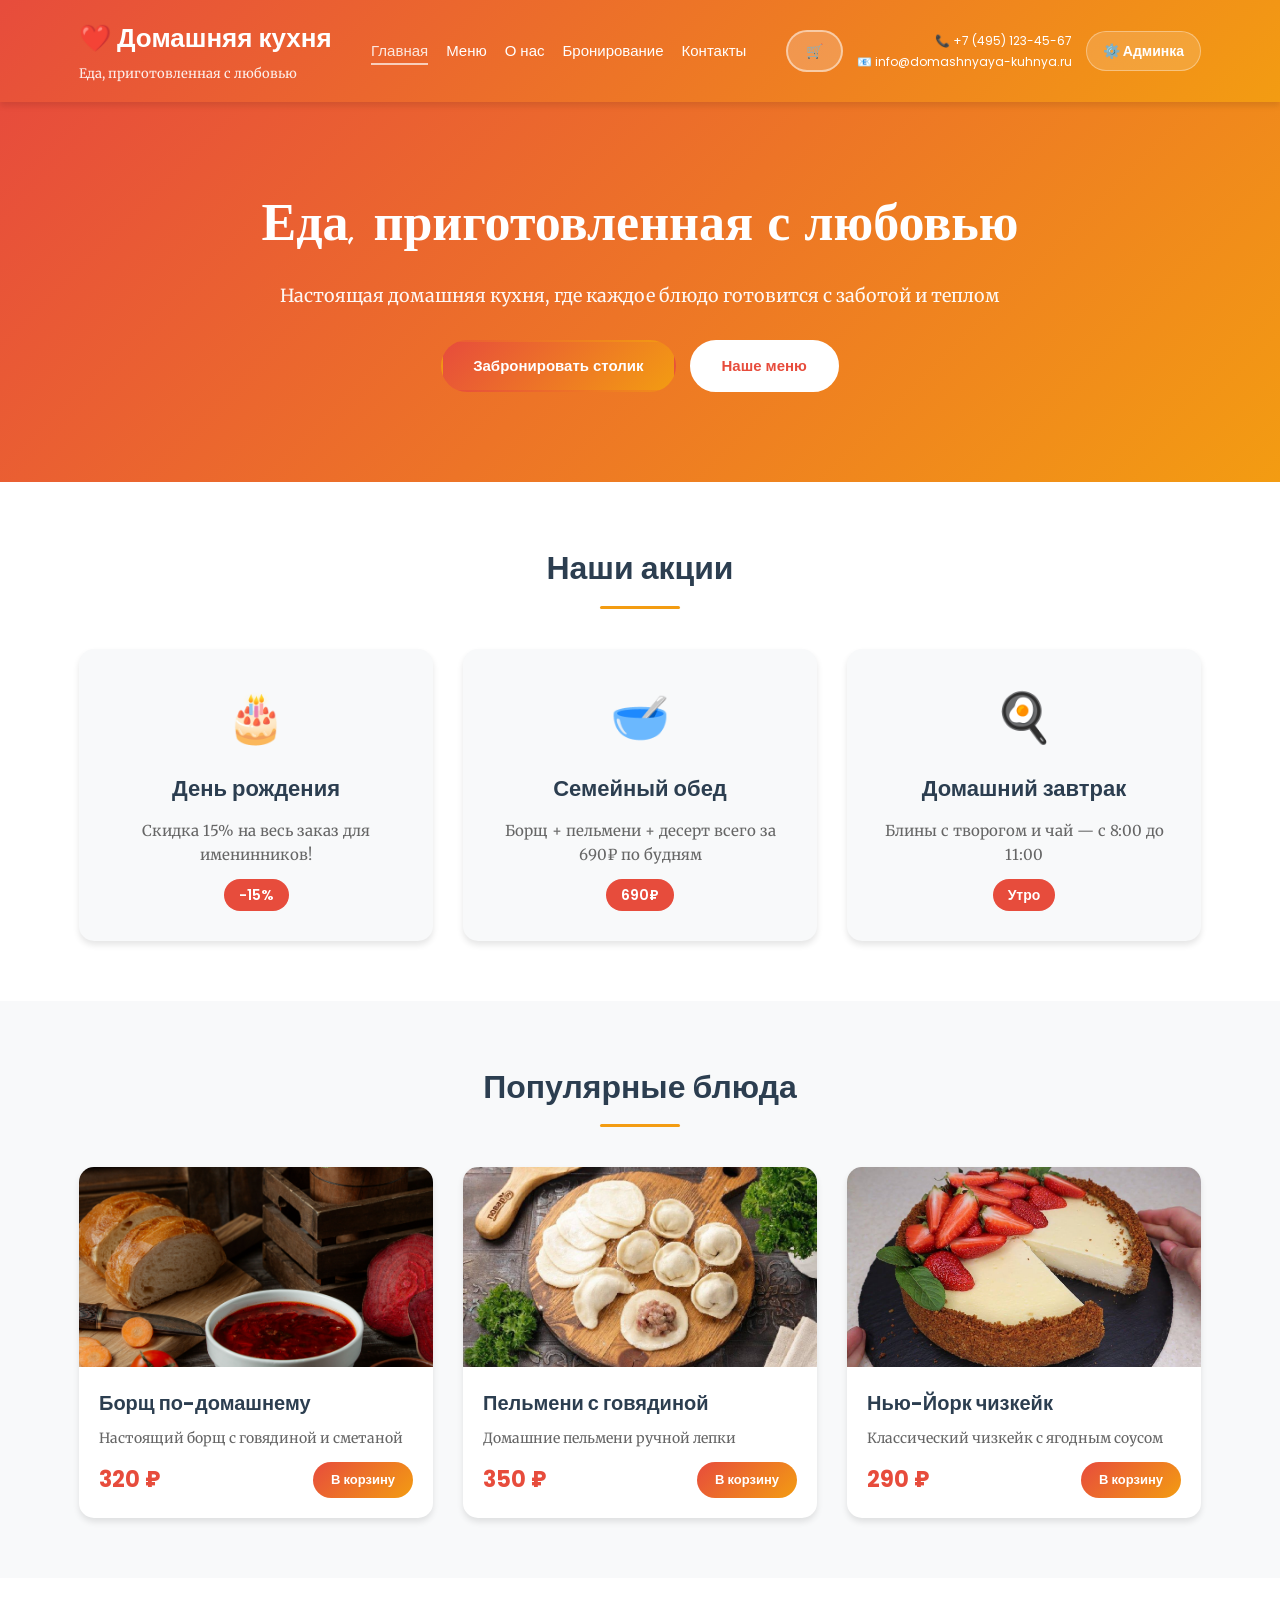
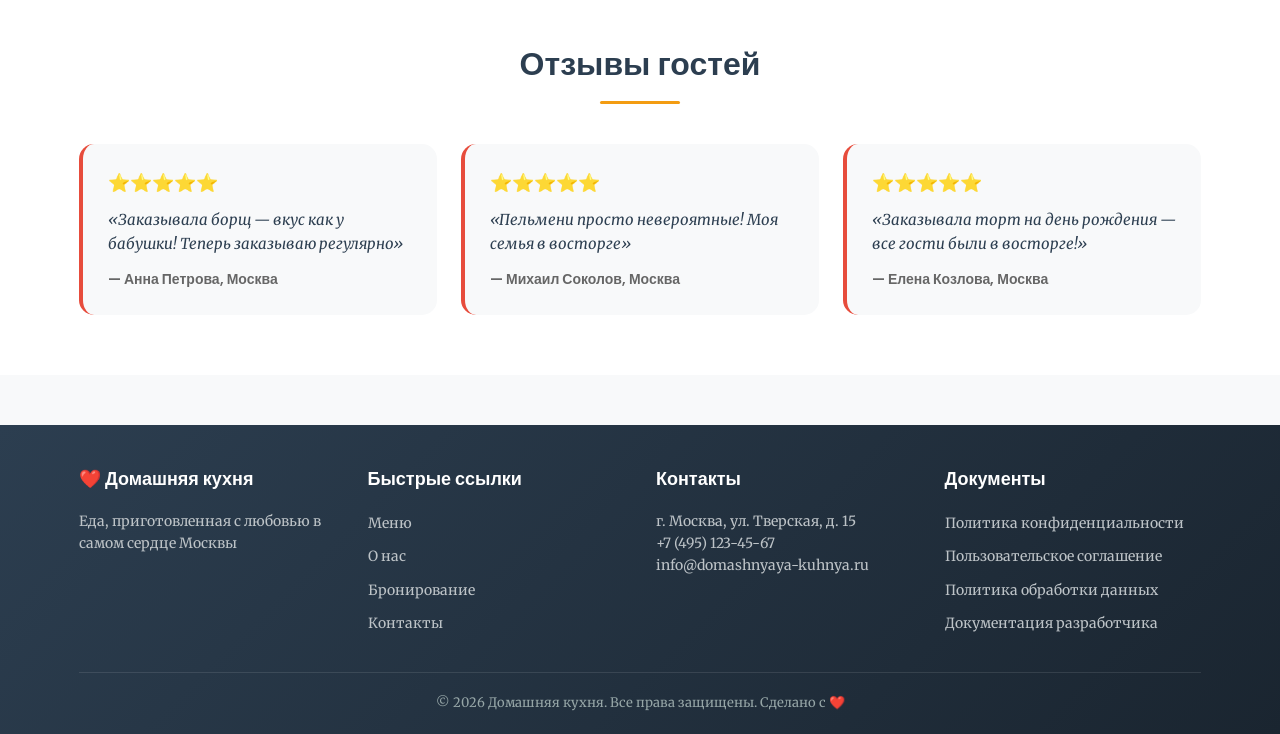
<file: index.html>
<!DOCTYPE html>
<html lang="ru">
<head>
<meta charset="UTF-8">
<meta name="viewport" content="width=device-width, initial-scale=1.0">
<title>Домашняя кухня | Еда с любовью</title>
<link rel="stylesheet" href="style.css">
</head>
<body>
<header>
<div class="container">
<div class="logo">
<h1>❤️ Домашняя кухня</h1>
<p>Еда, приготовленная с любовью</p>
</div>
<nav>
<ul>
<li><a href="index.html" class="active">Главная</a></li>
<li><a href="menu.html">Меню</a></li>
<li><a href="about.html">О нас</a></li>
<li><a href="booking.html">Бронирование</a></li>
<li><a href="contacts.html">Контакты</a></li>
</ul>
</nav>
<div class="header-right">
<a href="cart.html" class="cart-btn-header">🛒 <span class="cart-badge" id="cart-n">0</span></a>
<div class="contact-info">
<p>📞 +7 (495) 123-45-67</p>
<p>📧 info@domashnyaya-kuhnya.ru</p>
</div>
<a href="admin.html" class="admin-header-btn">⚙️ Админка</a>
</div>
</div>
</header>

<section class="hero">
<div class="container">
<h1 class="script">Еда, приготовленная с любовью</h1>
<p>Настоящая домашняя кухня, где каждое блюдо готовится с заботой и теплом</p>
<a href="booking.html" class="btn btn-primary">Забронировать столик</a>
<a href="menu.html" class="btn">Наше меню</a>
</div>
</section>

<section class="promotions">
<div class="container">
<h2 class="section-title">Наши акции</h2>
<div class="promotions-grid">
<div class="promotion-card">
<div class="promo-icon">🎂</div>
<h3>День рождения</h3>
<p>Скидка 15% на весь заказ для именинников!</p>
<span class="promo-badge">-15%</span>
</div>
<div class="promotion-card">
<div class="promo-icon">🥣</div>
<h3>Семейный обед</h3>
<p>Борщ + пельмени + десерт всего за 690₽ по будням</p>
<span class="promo-badge">690₽</span>
</div>
<div class="promotion-card">
<div class="promo-icon">🍳</div>
<h3>Домашний завтрак</h3>
<p>Блины с творогом и чай — с 8:00 до 11:00</p>
<span class="promo-badge">Утро</span>
</div>
</div>
</div>
</section>

<section>
<div class="container">
<h2 class="section-title">Популярные блюда</h2>
<div class="dishes-grid">
<div class="dish-card">
<img src="images/borsh.jpg" alt="Борщ" class="dish-image">
<div class="dish-info">
<h3>Борщ по-домашнему</h3>
<p>Настоящий борщ с говядиной и сметаной</p>
<div class="dish-actions">
<span class="dish-price">320 ₽</span>
<button class="add-to-cart-btn" onclick="addToCart(3)">В корзину</button>
</div>
</div>
</div>
<div class="dish-card">
<img src="images/pelmeni.jpg" alt="Пельмени" class="dish-image">
<div class="dish-info">
<h3>Пельмени с говядиной</h3>
<p>Домашние пельмени ручной лепки</p>
<div class="dish-actions">
<span class="dish-price">350 ₽</span>
<button class="add-to-cart-btn" onclick="addToCart(4)">В корзину</button>
</div>
</div>
</div>
<div class="dish-card">
<img src="images/chizkek.jpg" alt="Чизкейк" class="dish-image">
<div class="dish-info">
<h3>Нью-Йорк чизкейк</h3>
<p>Классический чизкейк с ягодным соусом</p>
<div class="dish-actions">
<span class="dish-price">290 ₽</span>
<button class="add-to-cart-btn" onclick="addToCart(6)">В корзину</button>
</div>
</div>
</div>
</div>
</div>
</section>

<section class="reviews">
<div class="container">
<h2 class="section-title">Отзывы гостей</h2>
<div class="reviews-grid">
<div class="review-card">
<div class="review-rating">⭐⭐⭐⭐⭐</div>
<p class="review-text">«Заказывала борщ — вкус как у бабушки! Теперь заказываю регулярно»</p>
<p class="review-author">— Анна Петрова, Москва</p>
</div>
<div class="review-card">
<div class="review-rating">⭐⭐⭐⭐⭐</div>
<p class="review-text">«Пельмени просто невероятные! Моя семья в восторге»</p>
<p class="review-author">— Михаил Соколов, Москва</p>
</div>
<div class="review-card">
<div class="review-rating">⭐⭐⭐⭐⭐</div>
<p class="review-text">«Заказывала торт на день рождения — все гости были в восторге!»</p>
<p class="review-author">— Елена Козлова, Москва</p>
</div>
</div>
</div>
</section>

<footer>
<div class="container">
<div class="footer-grid">
<div class="footer-col">
<h3>❤️ Домашняя кухня</h3>
<p>Еда, приготовленная с любовью в самом сердце Москвы</p>
</div>
<div class="footer-col">
<h3>Быстрые ссылки</h3>
<ul>
<li><a href="menu.html">Меню</a></li>
<li><a href="about.html">О нас</a></li>
<li><a href="booking.html">Бронирование</a></li>
<li><a href="contacts.html">Контакты</a></li>
</ul>
</div>
<div class="footer-col">
<h3>Контакты</h3>
<p>г. Москва, ул. Тверская, д. 15</p>
<p>+7 (495) 123-45-67</p>
<p>info@domashnyaya-kuhnya.ru</p>
</div>
<div class="footer-col">
<h3>Документы</h3>
<ul>
<li><a href="privacy.html">Политика конфиденциальности</a></li>
<li><a href="terms.html">Пользовательское соглашение</a></li>
<li><a href="data-policy.html">Политика обработки данных</a></li>
<li><a href="dev-docs.html">Документация разработчика</a></li>
</ul>
</div>
</div>
<div class="footer-bottom">
<p>&copy; 2026 Домашняя кухня. Все права защищены. Сделано с ❤️</p>
</div>
</div>
</footer>
<script src="data.js"></script>
<script>updateCartBadge();</script>
</body>
</html>
</file>
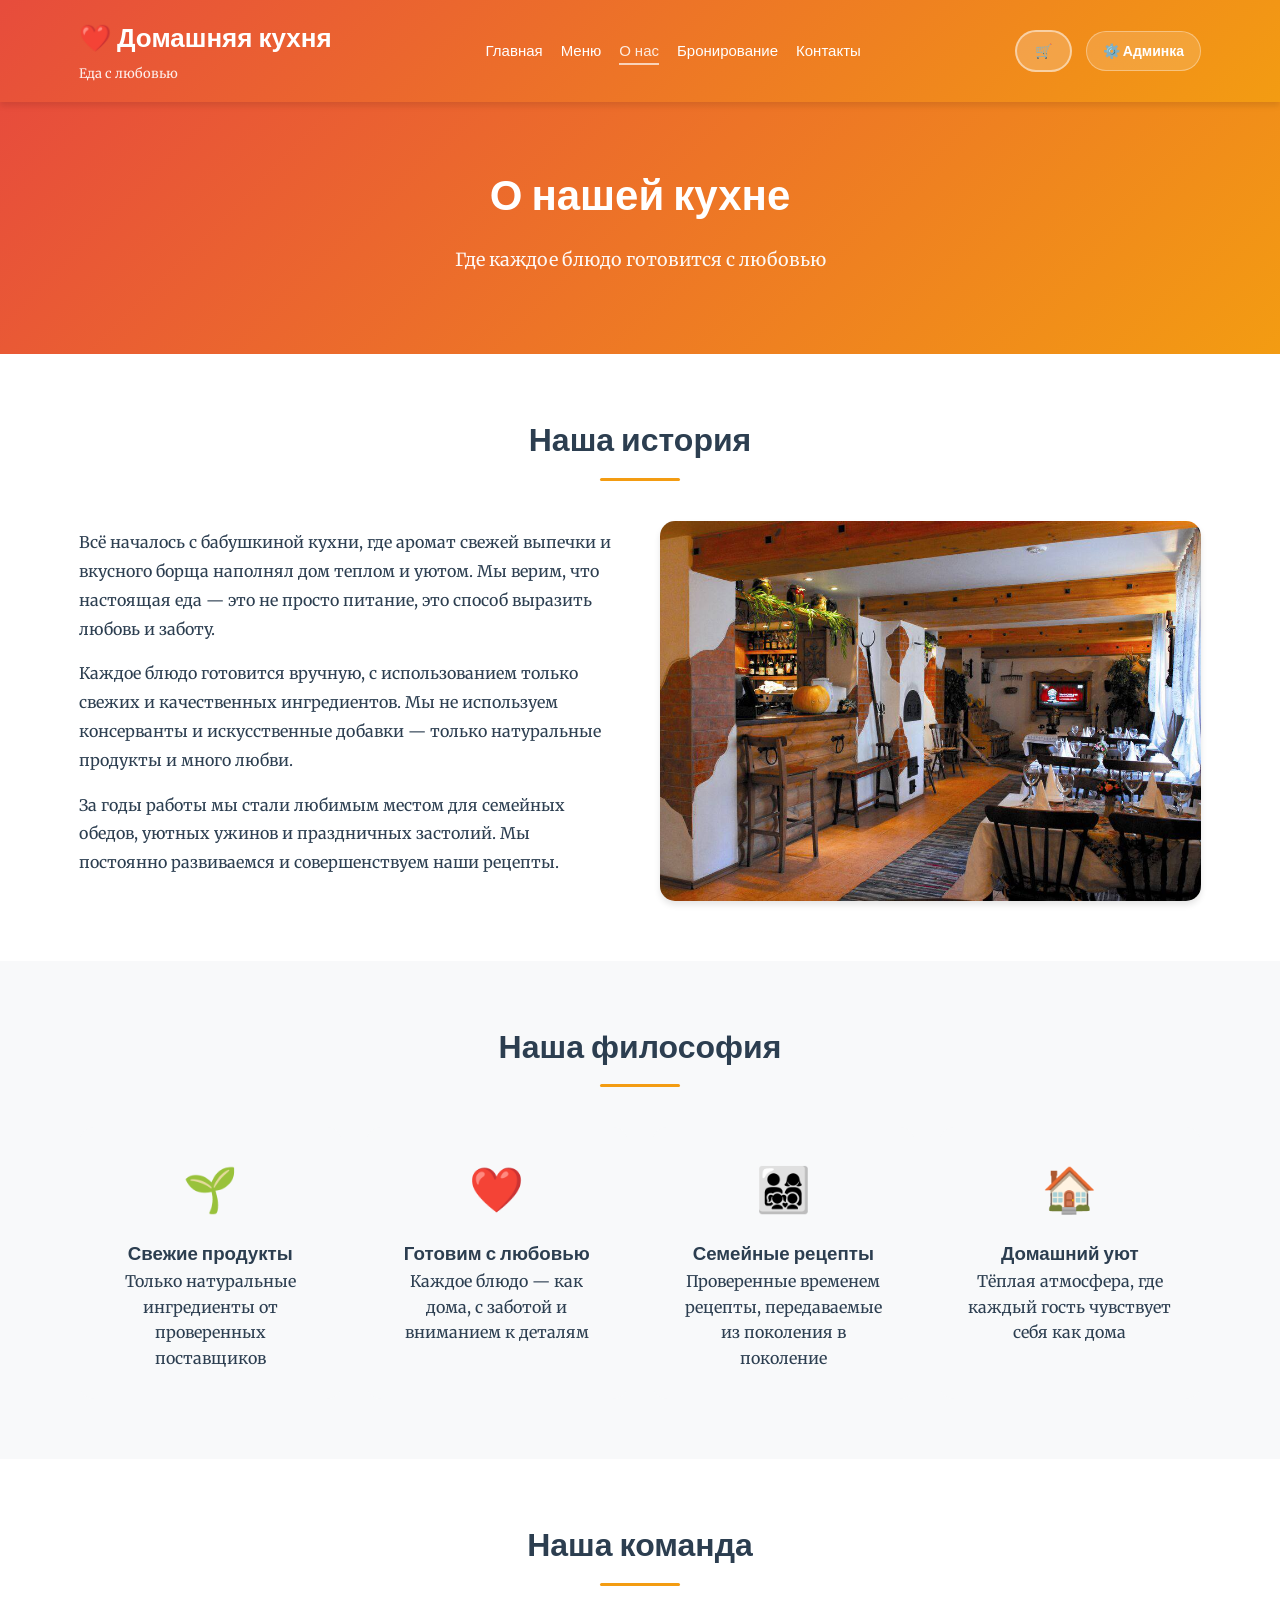
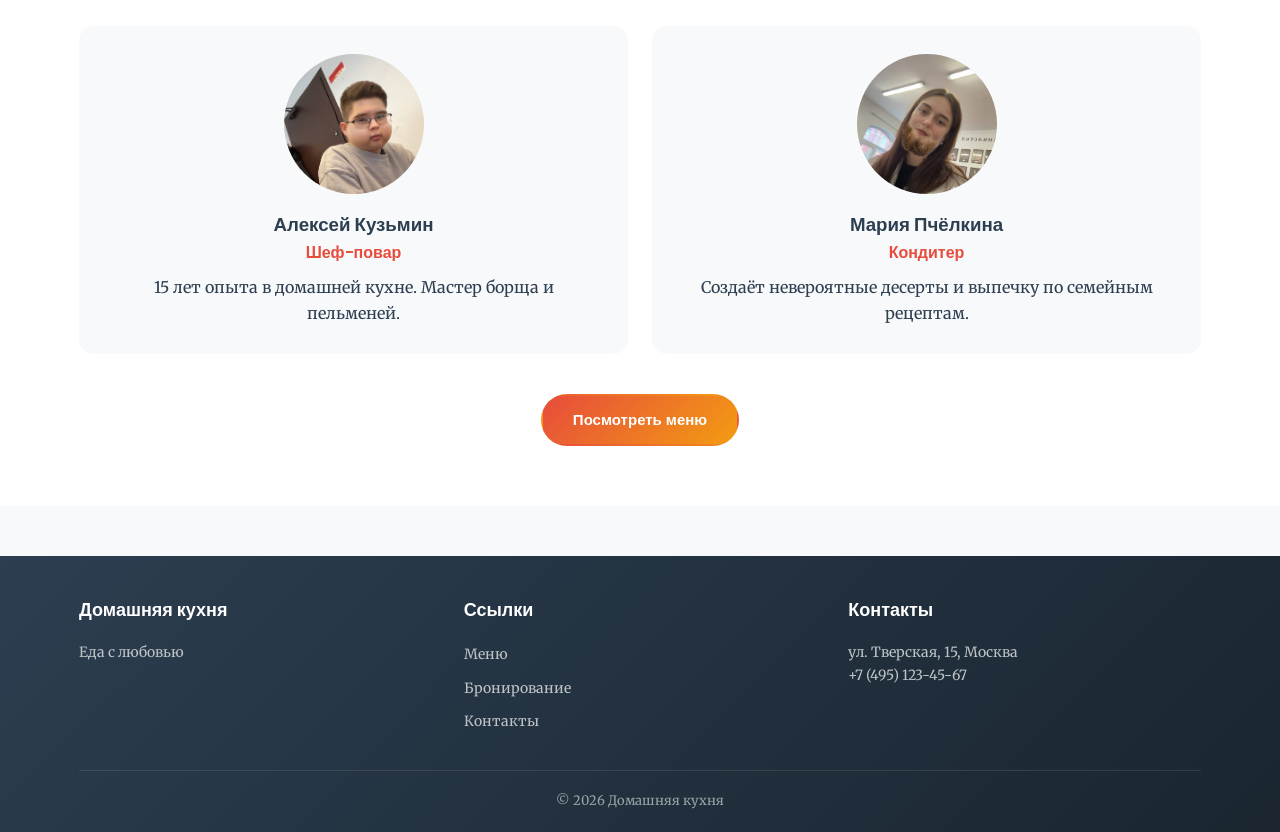
<file: about.html>
<!DOCTYPE html>
<html lang="ru">
<head>
<meta charset="UTF-8">
<meta name="viewport" content="width=device-width, initial-scale=1.0">
<title>О нас — Домашняя кухня</title>
<link rel="stylesheet" href="style.css">
</head>
<body>
<header>
<div class="container">
<div class="logo"><h1>❤️ Домашняя кухня</h1><p>Еда с любовью</p></div>
<nav>
<ul>
<li><a href="index.html">Главная</a></li>
<li><a href="menu.html">Меню</a></li>
<li><a href="about.html" class="active">О нас</a></li>
<li><a href="booking.html">Бронирование</a></li>
<li><a href="contacts.html">Контакты</a></li>
</ul>
</nav>
<div class="header-right">
<a href="cart.html" class="cart-btn-header">🛒 <span class="cart-badge" id="cart-n">0</span></a>
<a href="admin.html" class="admin-header-btn">⚙️ Админка</a>
</div>
</div>
</header>

<section class="page-header">
<div class="container">
<h1>О нашей кухне</h1>
<p>Где каждое блюдо готовится с любовью</p>
</div>
</section>

<section class="about-section">
<div class="container">
<h2 class="section-title">Наша история</h2>
<div class="about-content">
<div class="about-text">
<p>Всё началось с бабушкиной кухни, где аромат свежей выпечки и вкусного борща наполнял дом теплом и уютом. Мы верим, что настоящая еда — это не просто питание, это способ выразить любовь и заботу.</p>
<p>Каждое блюдо готовится вручную, с использованием только свежих и качественных ингредиентов. Мы не используем консерванты и искусственные добавки — только натуральные продукты и много любви.</p>
<p>За годы работы мы стали любимым местом для семейных обедов, уютных ужинов и праздничных застолий. Мы постоянно развиваемся и совершенствуем наши рецепты.</p>
</div>
<img src="images/kuhnya.jpg" alt="Наша кухня" class="about-image">
</div>
</div>
</section>

<section class="about-section" style="background:var(--light)">
<div class="container">
<h2 class="section-title">Наша философия</h2>
<div class="features">
<div class="feature-item">
<div class="feature-icon">🌱</div>
<h3>Свежие продукты</h3>
<p>Только натуральные ингредиенты от проверенных поставщиков</p>
</div>
<div class="feature-item">
<div class="feature-icon">❤️</div>
<h3>Готовим с любовью</h3>
<p>Каждое блюдо — как дома, с заботой и вниманием к деталям</p>
</div>
<div class="feature-item">
<div class="feature-icon">👨‍👩‍👧‍👦</div>
<h3>Семейные рецепты</h3>
<p>Проверенные временем рецепты, передаваемые из поколения в поколение</p>
</div>
<div class="feature-item">
<div class="feature-icon">🏠</div>
<h3>Домашний уют</h3>
<p>Тёплая атмосфера, где каждый гость чувствует себя как дома</p>
</div>
</div>
</div>
</section>

<section class="about-section">
<div class="container">
<h2 class="section-title">Наша команда</h2>
<div class="team">
<div class="team-member">
<img src="images/kuzmin.jpg" alt="Шеф-повар" class="team-photo" onerror="this.style.display='none'">
<h3>Алексей Кузьмин</h3>
<span class="team-role">Шеф-повар</span>
<p>15 лет опыта в домашней кухне. Мастер борща и пельменей.</p>
</div>
<div class="team-member">
<img src="images/pchelkina.jpg" alt="Кондитер" class="team-photo" onerror="this.style.display='none'">
<h3>Мария Пчёлкина</h3>
<span class="team-role">Кондитер</span>
<p>Создаёт невероятные десерты и выпечку по семейным рецептам.</p>
</div>
</div>
<a href="menu.html" class="btn btn-primary" style="display:block;width:fit-content;margin:40px auto 0">Посмотреть меню</a>
</div>
</section>

<footer>
<div class="container">
<div class="footer-grid">
<div class="footer-col"><h3>Домашняя кухня</h3><p>Еда с любовью</p></div>
<div class="footer-col"><h3>Ссылки</h3><ul>
<li><a href="menu.html">Меню</a></li>
<li><a href="booking.html">Бронирование</a></li>
<li><a href="contacts.html">Контакты</a></li>
</ul></div>
<div class="footer-col"><h3>Контакты</h3><p>ул. Тверская, 15, Москва</p><p>+7 (495) 123-45-67</p></div>
</div>
<div class="footer-bottom"><p>&copy; 2026 Домашняя кухня</p></div>
</div>
</footer>
<script src="data.js"></script>
<script>updateCartBadge();</script>
</body>
</html>
</file>
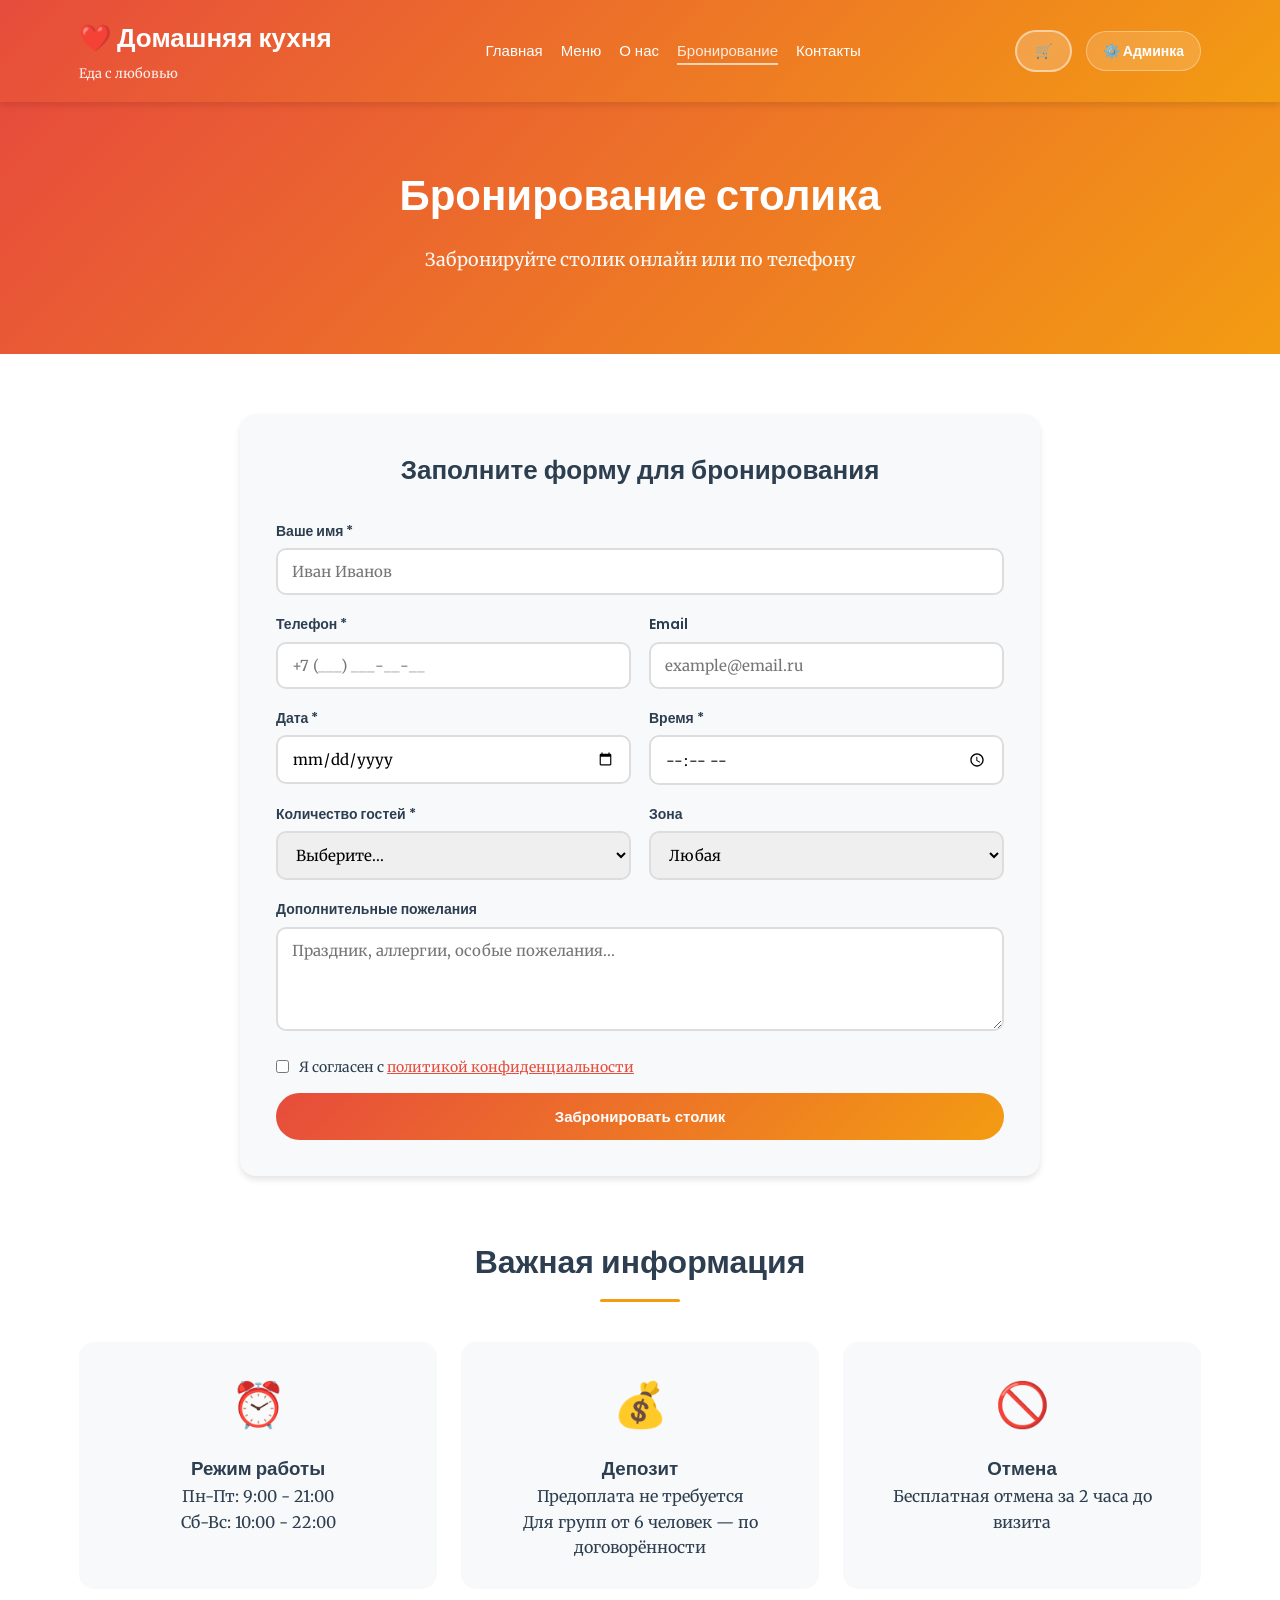
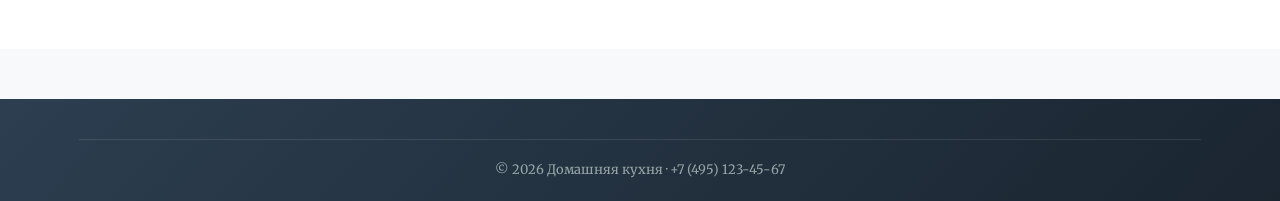
<file: booking.html>
<!DOCTYPE html>
<html lang="ru">
<head>
<meta charset="UTF-8">
<meta name="viewport" content="width=device-width, initial-scale=1.0">
<title>Бронирование — Домашняя кухня</title>
<link rel="stylesheet" href="style.css">
</head>
<body>
<header>
<div class="container">
<div class="logo"><h1>❤️ Домашняя кухня</h1><p>Еда с любовью</p></div>
<nav>
<ul>
<li><a href="index.html">Главная</a></li>
<li><a href="menu.html">Меню</a></li>
<li><a href="about.html">О нас</a></li>
<li><a href="booking.html" class="active">Бронирование</a></li>
<li><a href="contacts.html">Контакты</a></li>
</ul>
</nav>
<div class="header-right">
<a href="cart.html" class="cart-btn-header">🛒 <span class="cart-badge" id="cart-n">0</span></a>
<a href="admin.html" class="admin-header-btn">⚙️ Админка</a>
</div>
</div>
</header>

<section class="page-header">
<div class="container">
<h1>Бронирование столика</h1>
<p>Забронируйте столик онлайн или по телефону</p>
</div>
</section>

<section class="booking-section">
<div class="container">
<div class="booking-container">
<h2>Заполните форму для бронирования</h2>
<form id="bookingForm">
<div class="form-group">
<label for="name">Ваше имя *</label>
<input type="text" id="name" required placeholder="Иван Иванов">
</div>
<div class="form-row">
<div class="form-group">
<label for="phone">Телефон *</label>
<input type="tel" id="phone" placeholder="+7 (___) ___-__-__" required maxlength="18">
<div class="error-message" id="phoneError">Введите корректный номер телефона</div>
</div>
<div class="form-group">
<label for="email">Email</label>
<input type="email" id="email" placeholder="example@email.ru">
</div>
</div>
<div class="form-row">
<div class="form-group">
<label for="date">Дата *</label>
<input type="date" id="date" required>
</div>
<div class="form-group">
<label for="time">Время *</label>
<input type="time" id="time" required>
</div>
</div>
<div class="form-row">
<div class="form-group">
<label for="guests">Количество гостей *</label>
<select id="guests" required>
<option value="">Выберите...</option>
<option value="1">1 человек</option>
<option value="2">2 человека</option>
<option value="3">3 человека</option>
<option value="4">4 человека</option>
<option value="5">5 человек</option>
<option value="6">6 человек</option>
<option value="7+">7 и более</option>
</select>
</div>
<div class="form-group">
<label for="zone">Зона</label>
<select id="zone">
<option value="">Любая</option>
<option value="main">Основной зал</option>
<option value="family">Семейная зона</option>
</select>
</div>
</div>
<div class="form-group">
<label for="comment">Дополнительные пожелания</label>
<textarea id="comment" rows="4" placeholder="Праздник, аллергии, особые пожелания..."></textarea>
</div>
<div class="checkbox-group">
<input type="checkbox" id="terms" required>
<label for="terms">Я согласен с <a href="privacy.html" style="color:var(--primary)">политикой конфиденциальности</a></label>
</div>
<button type="submit" class="btn btn-primary" style="width:100%;border:none;margin:0">Забронировать столик</button>
</form>
</div>
</div>
</section>

<section class="booking-section" style="padding-top:0">
<div class="container">
<h2 class="section-title">Важная информация</h2>
<div class="info-grid">
<div class="info-item">
<div class="info-icon">⏰</div>
<h3>Режим работы</h3>
<p>Пн-Пт: 9:00 - 21:00</p>
<p>Сб-Вс: 10:00 - 22:00</p>
</div>
<div class="info-item">
<div class="info-icon">💰</div>
<h3>Депозит</h3>
<p>Предоплата не требуется</p>
<p>Для групп от 6 человек — по договорённости</p>
</div>
<div class="info-item">
<div class="info-icon">🚫</div>
<h3>Отмена</h3>
<p>Бесплатная отмена за 2 часа до визита</p>
</div>
</div>
</div>
</section>

<footer>
<div class="container">
<div class="footer-bottom"><p>&copy; 2026 Домашняя кухня · +7 (495) 123-45-67</p></div>
</div>
</footer>

<script src="data.js"></script>
<script>
updateCartBadge();
const phoneInput = document.getElementById('phone');
phoneInput.addEventListener('input', function(e) {
  let digits = e.target.value.replace(/\D/g, '');
  if (digits.length > 11) digits = digits.slice(0, 11);
  if (digits !== '' && digits[0] !== '7') digits = '7' + digits.slice(0, 10);
  let formatted = '';
  if (digits.length > 0) formatted = '+7';
  if (digits.length > 1) formatted += ' (' + digits.slice(1, 4);
  if (digits.length >= 4) formatted += ') ' + digits.slice(4, 7);
  if (digits.length >= 7) formatted += '-' + digits.slice(7, 9);
  if (digits.length >= 9) formatted += '-' + digits.slice(9, 11);
  e.target.value = formatted;
  validatePhone();
});
function validatePhone() {
  const ok = /^\+7 \(\d{3}\) \d{3}-\d{2}-\d{2}$/.test(phoneInput.value);
  document.getElementById('phoneError').style.display = phoneInput.value && !ok ? 'block' : 'none';
  phoneInput.classList.toggle('error', phoneInput.value && !ok);
  return ok || !phoneInput.value;
}
document.getElementById('date').setAttribute('min', new Date().toISOString().split('T')[0]);
document.getElementById('bookingForm').addEventListener('submit', async function(e) {
  e.preventDefault();
  if (!validatePhone()) { phoneInput.focus(); return; }
  const btn = this.querySelector('button[type=submit]');
  btn.disabled = true; btn.textContent = 'Отправляем...';
  const data = {
    name: document.getElementById('name').value.trim(),
    phone: document.getElementById('phone').value.trim(),
    email: document.getElementById('email').value.trim(),
    date: document.getElementById('date').value,
    time: document.getElementById('time').value,
    guests: document.getElementById('guests').value,
    zone: document.getElementById('zone').value,
    comment: document.getElementById('comment').value.trim()
  };
  try {
    const { saveBooking } = await import('./firebase-db.js');
    await saveBooking(data);
    this.reset();
    btn.textContent = '✅ Бронирование отправлено!';
    btn.style.background = 'linear-gradient(135deg,#27ae60,#2ecc71)';
    setTimeout(() => { btn.disabled = false; btn.textContent = 'Забронировать столик'; btn.style.background = ''; }, 4000);
  } catch (err) {
    btn.disabled = false; btn.textContent = 'Забронировать столик';
    alert('Ошибка. Проверьте интернет или позвоните нам: +7 (495) 123-45-67');
  }
});
</script>
</body>
</html>
</file>
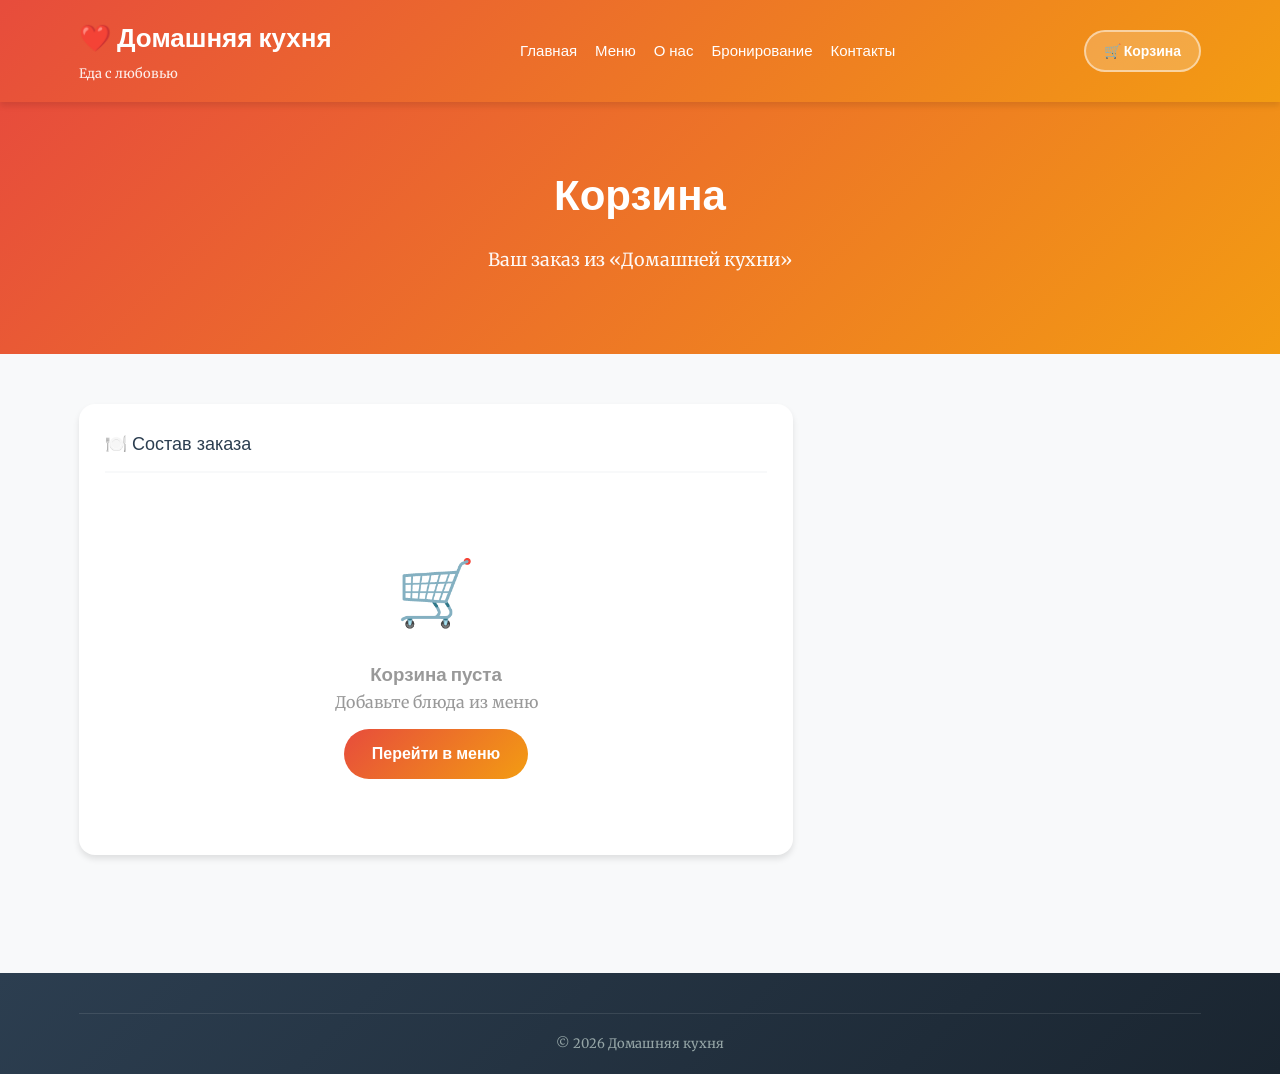
<file: cart.html>
<!DOCTYPE html>
<html lang="ru">
<head>
<meta charset="UTF-8">
<meta name="viewport" content="width=device-width, initial-scale=1.0">
<title>Корзина — Домашняя кухня</title>
<link rel="stylesheet" href="style.css">
</head>
<body>
<header>
<div class="container">
<div class="logo"><h1>❤️ Домашняя кухня</h1><p>Еда с любовью</p></div>
<nav><ul>
<li><a href="index.html">Главная</a></li>
<li><a href="menu.html">Меню</a></li>
<li><a href="about.html">О нас</a></li>
<li><a href="booking.html">Бронирование</a></li>
<li><a href="contacts.html">Контакты</a></li>
</ul></nav>
<a href="cart.html" class="cart-nav">🛒 Корзина <span class="cart-badge" id="hdr-count" style="display:flex">0</span></a>
</div>
</header>

<section class="page-header">
<div class="container">
<h1>Корзина</h1>
<p>Ваш заказ из «Домашней кухни»</p>
</div>
</section>

<section class="cart-section">
<div class="container">
<div class="cart-wrap">
<div>
<div class="card">
<div class="card-title">🍽️ Состав заказа</div>
<div id="cart-list"></div>
</div>
</div>
<div>
<div class="card" id="summary-card" style="display:none">
<div class="card-title">💰 Итого</div>
<div id="summary-rows"></div>
<div class="sum-total"><span>К оплате:</span><span id="total-price">0 ₽</span></div>
</div>
<div class="card" id="order-card" style="display:none">
<div class="success-box" id="success-box">
<div style="font-size:60px;margin-bottom:14px">🎉</div>
<h3>Заказ принят!</h3>
<p>Мы свяжемся с вами для подтверждения.<br>Спасибо, что выбрали Домашнюю кухню! ❤️</p>
<a href="menu.html" class="go-menu" style="margin-top:20px">← Вернуться в меню</a>
</div>
<div id="form-wrap">
<div class="card-title">📝 Ваши данные</div>
<label class="form-label">Имя *</label>
<input class="form-input" id="f-name" type="text" placeholder="Как вас зовут?">
<label class="form-label">Телефон *</label>
<input class="form-input" id="f-phone" type="tel" placeholder="+7 (___) ___-__-__">
<label class="form-label">Email</label>
<input class="form-input" id="f-email" type="email" placeholder="для чека">
<label class="form-label">Тип заказа</label>
<select class="form-input" id="f-type">
<option value="dine">🍽️ В кафе</option>
<option value="takeaway">🥡 Самовывоз</option>
<option value="delivery">🚗 Доставка</option>
</select>
<label class="form-label">Способ оплаты *</label>
<div class="payment-grid">
<label class="pay-option selected" id="pay-cash" onclick="selectPay('cash')"><input type="radio" name="pay" checked><div style="font-size:24px">💵</div><div class="pay-label">Наличные</div></label>
<label class="pay-option" id="pay-card" onclick="selectPay('card')"><input type="radio"><div style="font-size:24px">💳</div><div class="pay-label">Карта</div></label>
<label class="pay-option" id="pay-sbp" onclick="selectPay('sbp')"><input type="radio"><div style="font-size:24px">⚡</div><div class="pay-label">СБП</div></label>
<label class="pay-option" id="pay-online" onclick="selectPay('online')"><input type="radio"><div style="font-size:24px">📱</div><div class="pay-label">Онлайн</div></label>
</div>
<label class="form-label">Комментарий</label>
<textarea class="form-input" id="f-comment" placeholder="Пожелания к заказу..."></textarea>
<button class="btn-order" id="order-btn" onclick="placeOrder()">✅ Оформить заказ</button>
</div>
</div>
</div>
</div>
</div>
</section>

<footer>
<div class="container"><div class="footer-bottom"><p>&copy; 2026 Домашняя кухня</p></div></div>
</footer>

<script src="data.js"></script>
<script>
let selectedPay = 'cash';
const payLabels = { cash: 'Наличные', card: 'Банковская карта', sbp: 'СБП', online: 'Онлайн' };

function selectPay(method) {
  selectedPay = method;
  ['cash','card','sbp','online'].forEach(m => {
    const el = document.getElementById('pay-' + m);
    if (el) el.classList.toggle('selected', m === method);
  });
}

function renderCartPage() {
  const cart = getCart();
  const listEl = document.getElementById('cart-list');
  const sumCard = document.getElementById('summary-card');
  const orderCard = document.getElementById('order-card');
  updateCartBadge();

  if (!cart.length) {
    listEl.innerHTML = '<div class="empty-cart"><div style="font-size:64px;margin-bottom:16px">🛒</div><h3>Корзина пуста</h3><p>Добавьте блюда из меню</p><a href="menu.html" class="go-menu">Перейти в меню</a></div>';
    sumCard.style.display = 'none';
    orderCard.style.display = 'none';
    return;
  }
  sumCard.style.display = 'block';
  orderCard.style.display = 'block';
  listEl.innerHTML = cart.map(item => {
    const img = item.image ? '<img src="' + item.image + '" onerror="this.style.display=\'none\'">' : '🍽️';
    return '<div class="cart-item"><div class="ci-img">' + img + '</div><div class="ci-info"><div class="ci-name">' + item.name + '</div><div class="ci-price">' + item.price.toLocaleString('ru') + ' ₽ / шт.</div><div class="qty-wrap"><button class="qty-btn" onclick="changeQty(' + item.id + ',-1)">−</button><span class="qty-num">' + item.qty + '</span><button class="qty-btn" onclick="changeQty(' + item.id + ',1)">+</button></div></div><div style="text-align:right"><span class="ci-total" style="font-weight:700">' + (item.price*item.qty).toLocaleString('ru') + ' ₽</span><br><button style="background:none;border:none;color:#ccc;cursor:pointer;font-size:18px;margin-top:8px" onclick="removeFromCart(' + item.id + ');renderCartPage()">🗑</button></div></div>';
  }).join('');
  const total = cart.reduce((s,i) => s + i.price * i.qty, 0);
  const count = cart.reduce((s,i) => s + i.qty, 0);
  document.getElementById('summary-rows').innerHTML = '<div class="sum-row"><span>Блюд:</span><span>' + count + ' шт.</span></div><div class="sum-row"><span>Стоимость:</span><span>' + total.toLocaleString('ru') + ' ₽</span></div>';
  document.getElementById('total-price').textContent = total.toLocaleString('ru') + ' ₽';
}

function changeQty(id, delta) {
  updateQty(id, delta);
  const cart = getCart();
  const item = cart.find(c => c.id == id);
  if (item && item.qty <= 0) removeFromCart(id);
  renderCartPage();
}

async function placeOrder() {
  const name = document.getElementById('f-name').value.trim();
  const phone = document.getElementById('f-phone').value.trim();
  if (!name) { alert('Укажите имя'); return; }
  if (!phone) { alert('Укажите телефон'); return; }
  const btn = document.getElementById('order-btn');
  btn.disabled = true; btn.textContent = '⏳ Оформляем...';
  const cart = getCart();
  const total = cart.reduce((s,i) => s + i.price * i.qty, 0);
  const orderData = {
    name, phone,
    email: document.getElementById('f-email').value.trim(),
    type: document.getElementById('f-type').value,
    payment: selectedPay,
    paymentLabel: payLabels[selectedPay],
    comment: document.getElementById('f-comment').value.trim(),
    items: cart.map(i => ({ id: i.id, name: i.name, price: i.price, qty: i.qty })),
    total,
    itemsCount: cart.reduce((s,i) => s + i.qty, 0)
  };
  try {
    const { saveOrder } = await import('./firebase-db.js');
    await saveOrder(orderData);
  } catch (e) {
    const orders = JSON.parse(localStorage.getItem('toni_orders') || '[]');
    orders.push({ ...orderData, id: Date.now() });
    localStorage.setItem('toni_orders', JSON.stringify(orders));
  }
  saveCart([]);
  document.getElementById('form-wrap').style.display = 'none';
  document.getElementById('success-box').style.display = 'block';
  document.getElementById('summary-card').style.display = 'none';
  document.getElementById('cart-list').innerHTML = '';
}

renderCartPage();
</script>
</body>
</html>
</file>
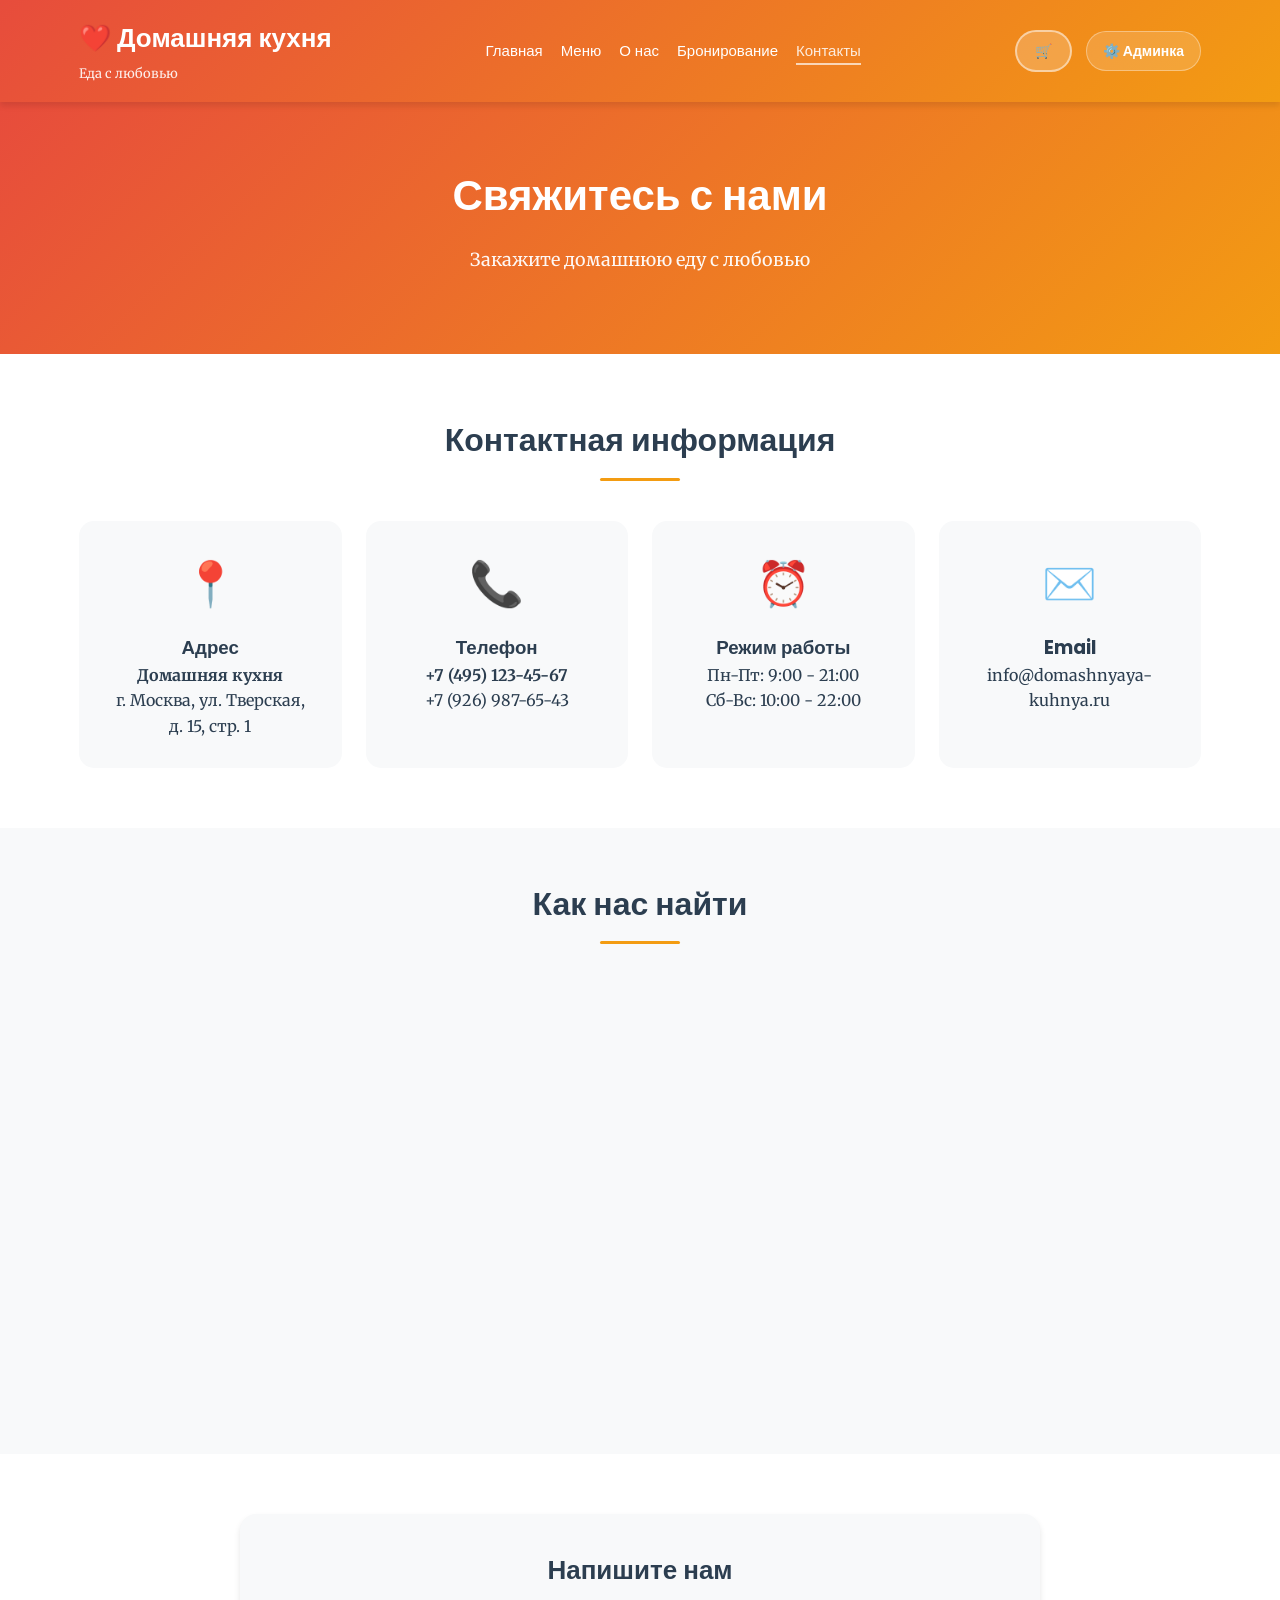
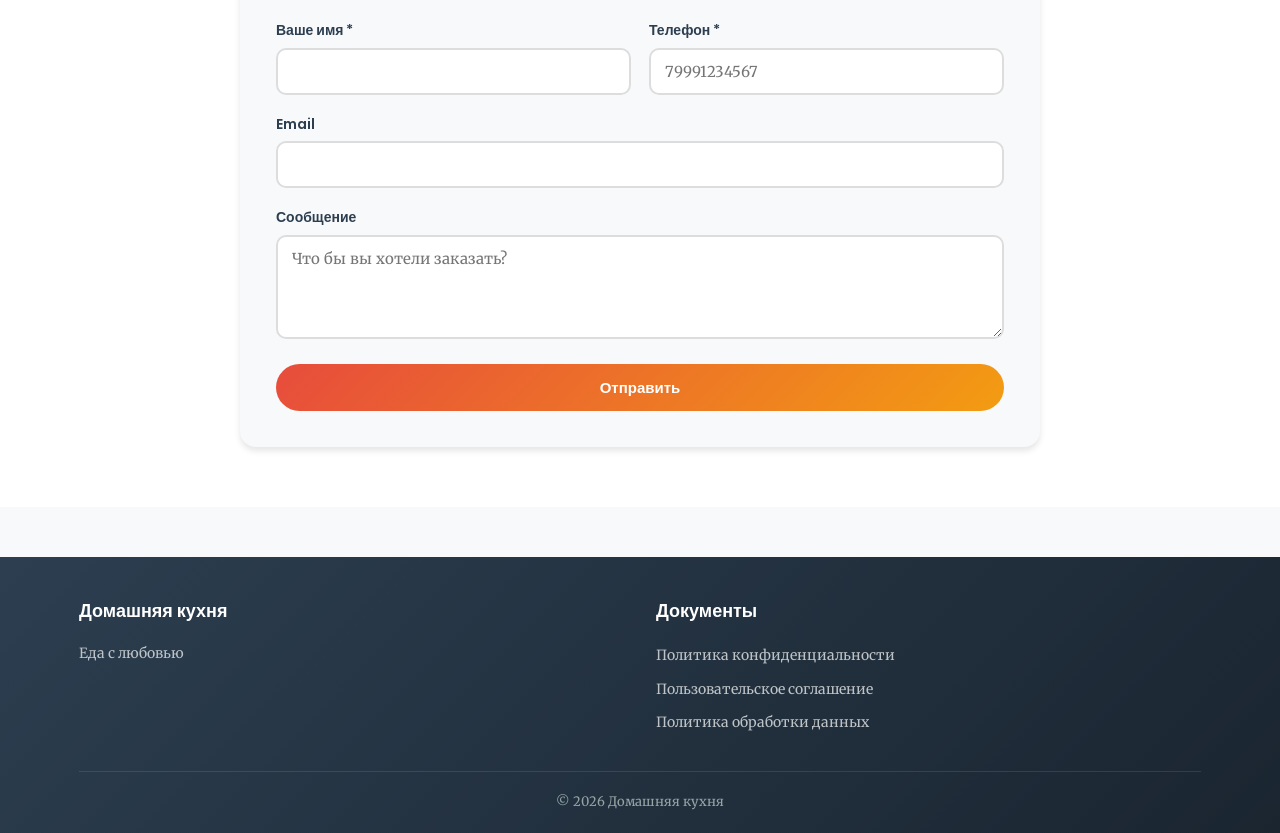
<file: contacts.html>
<!DOCTYPE html>
<html lang="ru">
<head>
<meta charset="UTF-8">
<meta name="viewport" content="width=device-width, initial-scale=1.0">
<title>Контакты — Домашняя кухня</title>
<link rel="stylesheet" href="style.css">
</head>
<body>
<header>
<div class="container">
<div class="logo"><h1>❤️ Домашняя кухня</h1><p>Еда с любовью</p></div>
<nav>
<ul>
<li><a href="index.html">Главная</a></li>
<li><a href="menu.html">Меню</a></li>
<li><a href="about.html">О нас</a></li>
<li><a href="booking.html">Бронирование</a></li>
<li><a href="contacts.html" class="active">Контакты</a></li>
</ul>
</nav>
<div class="header-right">
<a href="cart.html" class="cart-btn-header">🛒 <span class="cart-badge" id="cart-n">0</span></a>
<a href="admin.html" class="admin-header-btn">⚙️ Админка</a>
</div>
</div>
</header>

<section class="page-header">
<div class="container">
<h1>Свяжитесь с нами</h1>
<p>Закажите домашнюю еду с любовью</p>
</div>
</section>

<section class="contacts-section">
<div class="container">
<h2 class="section-title">Контактная информация</h2>
<div class="contacts-grid">
<div class="contact-card">
<div class="contact-icon">📍</div>
<h3>Адрес</h3>
<p><strong>Домашняя кухня</strong></p>
<p>г. Москва, ул. Тверская, д. 15, стр. 1</p>
</div>
<div class="contact-card">
<div class="contact-icon">📞</div>
<h3>Телефон</h3>
<p><strong>+7 (495) 123-45-67</strong></p>
<p>+7 (926) 987-65-43</p>
</div>
<div class="contact-card">
<div class="contact-icon">⏰</div>
<h3>Режим работы</h3>
<p>Пн-Пт: 9:00 - 21:00</p>
<p>Сб-Вс: 10:00 - 22:00</p>
</div>
<div class="contact-card">
<div class="contact-icon">✉️</div>
<h3>Email</h3>
<p>info@domashnyaya-kuhnya.ru</p>
</div>
</div>
</div>
</section>

<section class="map-section">
<div class="container">
<h2 class="section-title">Как нас найти</h2>
<iframe class="map-iframe" src="https://yandex.ru/map-widget/v1/?um=construct%3A%2F%2Fymaps%3A1%2F%2Fz%3A15%2F%2Ft%3A1%2F%2Fll%3A37.617635%2C55.755814" allowfullscreen></iframe>
</div>
</section>

<section class="form-section">
<div class="container">
<div class="form-container">
<h2>Напишите нам</h2>
<form id="contactForm">
<div class="form-row">
<div class="form-group">
<label for="name">Ваше имя *</label>
<input type="text" id="name" required>
</div>
<div class="form-group">
<label for="phone">Телефон *</label>
<input type="tel" id="phone" placeholder="79991234567" maxlength="11" required>
</div>
</div>
<div class="form-group">
<label for="email">Email</label>
<input type="email" id="email">
</div>
<div class="form-group">
<label for="message">Сообщение</label>
<textarea id="message" rows="4" placeholder="Что бы вы хотели заказать?"></textarea>
</div>
<button type="submit" class="btn btn-primary" style="width:100%;border:none;margin:0">Отправить</button>
</form>
</div>
</div>
</section>

<footer>
<div class="container">
<div class="footer-grid">
<div class="footer-col"><h3>Домашняя кухня</h3><p>Еда с любовью</p></div>
<div class="footer-col"><h3>Документы</h3><ul>
<li><a href="privacy.html">Политика конфиденциальности</a></li>
<li><a href="terms.html">Пользовательское соглашение</a></li>
<li><a href="data-policy.html">Политика обработки данных</a></li>
</ul></div>
</div>
<div class="footer-bottom"><p>&copy; 2026 Домашняя кухня</p></div>
</div>
</footer>

<script src="data.js"></script>
<script>
updateCartBadge();
document.getElementById('phone').addEventListener('input', function() {
  this.value = this.value.replace(/\D/g, '').slice(0, 11);
});
document.getElementById('contactForm').addEventListener('submit', async function(e) {
  e.preventDefault();
  const name = document.getElementById('name').value.trim();
  const phone = document.getElementById('phone').value.trim();
  const message = document.getElementById('message').value.trim();
  if (!/^[0-9]{11}$/.test(phone)) { alert('Введите телефон: 11 цифр (79991234567)'); return; }
  const btn = this.querySelector('button');
  btn.disabled = true; btn.textContent = 'Отправляем...';
  try {
    const { saveBooking } = await import('./firebase-db.js');
    await saveBooking({ name, phone, message, email: document.getElementById('email').value.trim() });
    alert('Спасибо, ' + name + '! Мы свяжемся с вами скоро.');
    this.reset();
  } catch (err) {
    alert('Спасибо, ' + name + '! Мы свяжемся с вами по номеру +' + phone + '.');
    this.reset();
  }
  btn.disabled = false; btn.textContent = 'Отправить';
});
</script>
</body>
</html>
</file>
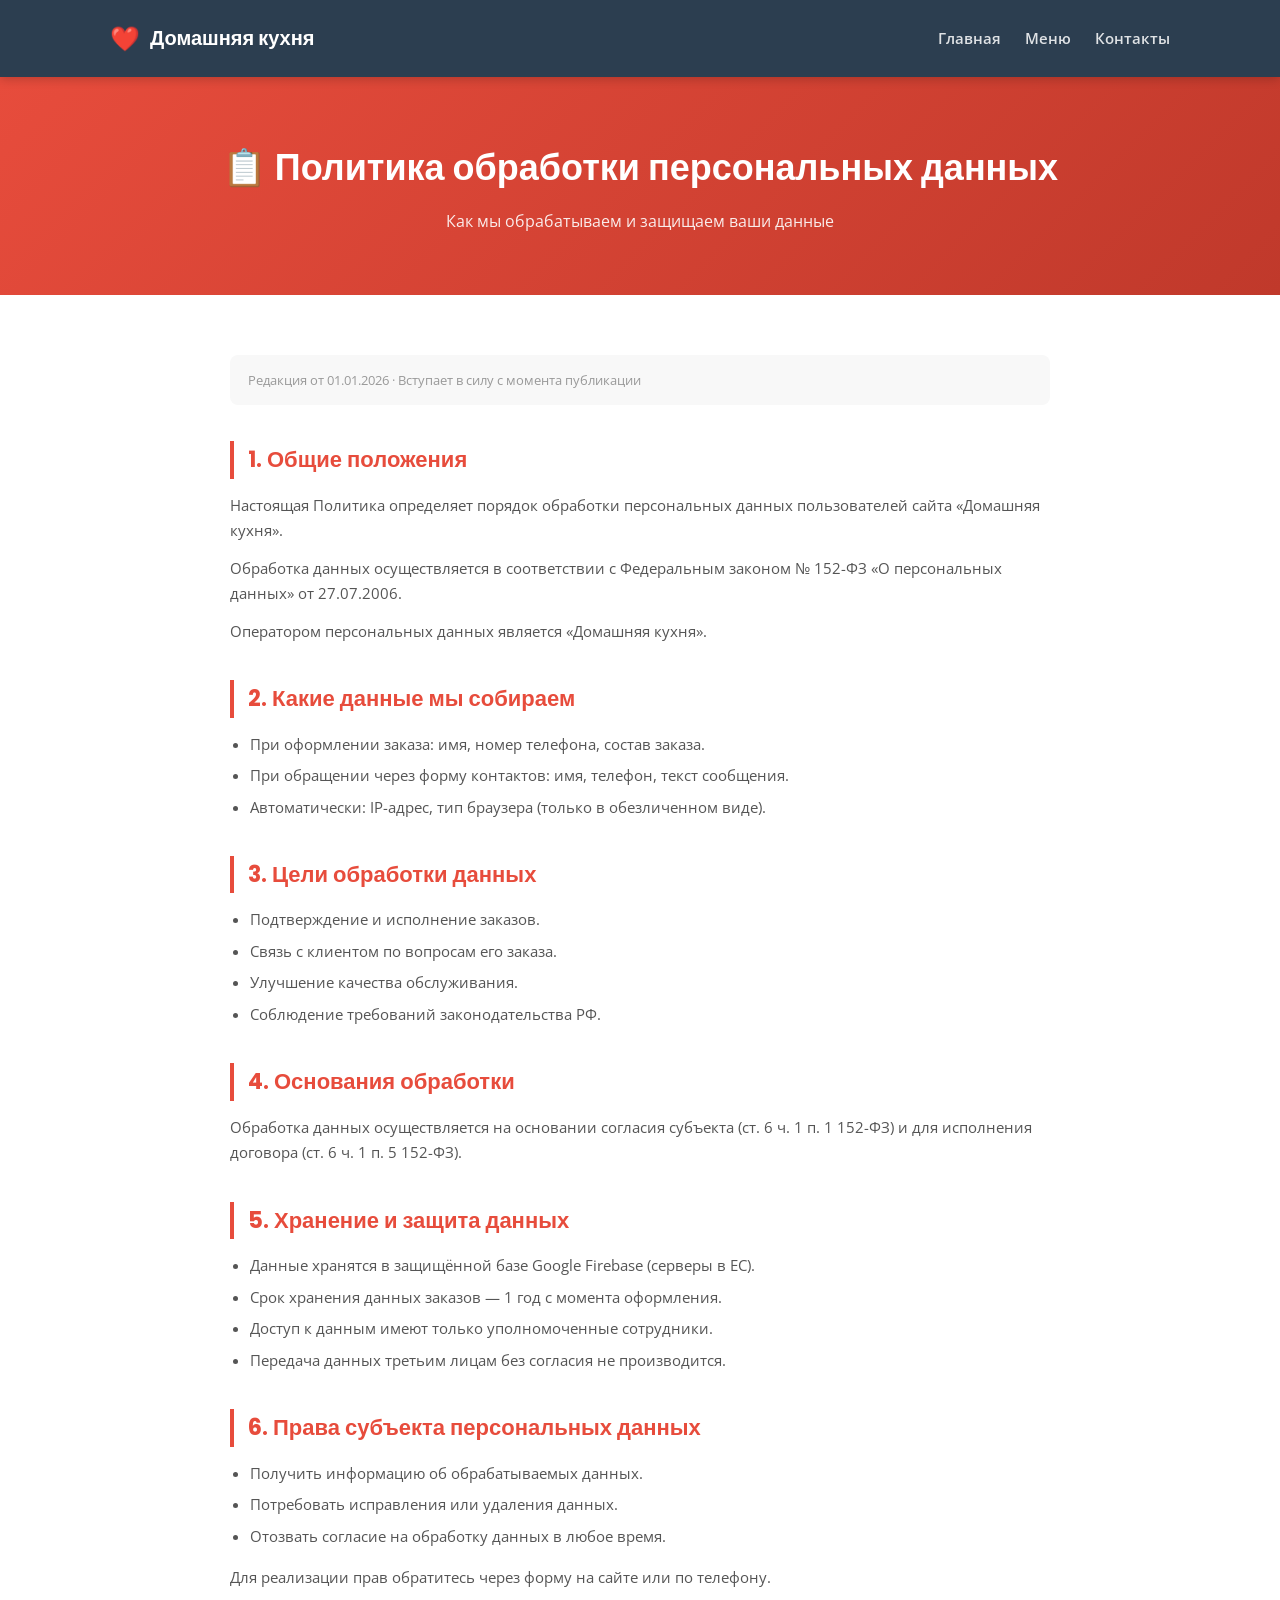
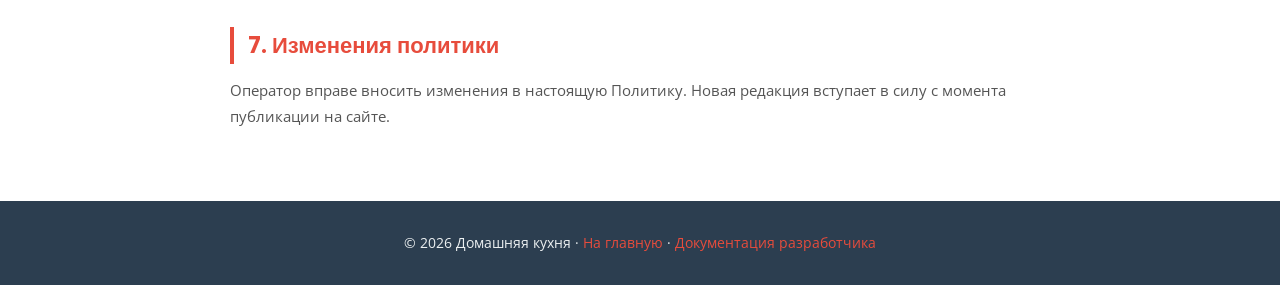
<file: data-policy.html>
<!DOCTYPE html>
<html lang="ru">
<head>
<meta charset="UTF-8">
<meta name="viewport" content="width=device-width, initial-scale=1.0">
<title>Политика обработки данных — Домашняя кухня</title>
<link rel="preconnect" href="https://fonts.googleapis.com">
<link href="https://fonts.googleapis.com/css2?family=Poppins:wght@400;600;700&family=Open+Sans:wght@400;600&display=swap" rel="stylesheet">
<style>
*{margin:0;padding:0;box-sizing:border-box}
body{font-family:'Open Sans',sans-serif;color:#2c3e50;background:#fff;line-height:1.7}
.header{background:#2c3e50;color:#fff;padding:18px 0;position:sticky;top:0;z-index:100;box-shadow:0 2px 10px rgba(0,0,0,.2)}
.header .container{display:flex;justify-content:space-between;align-items:center;max-width:1100px;margin:0 auto;padding:0 20px}
.logo{display:flex;align-items:center;gap:10px;text-decoration:none;color:#fff}
.logo span{font-size:24px}
.logo h1{font-family:'Poppins',sans-serif;font-size:20px;font-weight:700}
nav a{color:rgba(255,255,255,.85);text-decoration:none;margin-left:20px;font-size:15px;font-weight:600}
nav a:hover{color:#e74c3c}
.page-hero{background:linear-gradient(135deg,#e74c3c,#c0392b);color:#fff;padding:60px 20px;text-align:center}
.page-hero h1{font-family:'Poppins',sans-serif;font-size:36px;font-weight:700;margin-bottom:10px}
.page-hero p{font-size:16px;opacity:.9}
.content{max-width:860px;margin:0 auto;padding:60px 20px}
.content h2{font-family:'Poppins',sans-serif;font-size:22px;color:#e74c3c;margin:36px 0 14px;border-left:4px solid #e74c3c;padding-left:14px}
.content h2:first-child{margin-top:0}
.content p{color:#555;margin-bottom:12px;font-size:15px}
.content ul{margin:10px 0 16px 20px;color:#555;font-size:15px}
.content ul li{margin-bottom:6px}
.meta{color:#999;font-size:13px;background:#f8f8f8;padding:14px 18px;border-radius:8px;margin-bottom:30px}
footer{background:#2c3e50;color:#ecf0f1;padding:30px 20px;text-align:center;font-size:14px}
footer a{color:#e74c3c;text-decoration:none}
</style>
</head>
<body>
<header class="header">
  <div class="container">
    <a href="index.html" class="logo"><span>❤️</span><h1>Домашняя кухня</h1></a>
    <nav>
      <a href="index.html">Главная</a>
      <a href="index.html#menu">Меню</a>
      <a href="index.html#contact">Контакты</a>
    </nav>
  </div>
</header>

<section class="page-hero">
  <h1>📋 Политика обработки персональных данных</h1>
  <p>Как мы обрабатываем и защищаем ваши данные</p>
</section>

<div class="content">
  <div class="meta">Редакция от 01.01.2026 · Вступает в силу с момента публикации</div>

  <h2>1. Общие положения</h2>
  <p>Настоящая Политика определяет порядок обработки персональных данных пользователей сайта «Домашняя кухня».</p>
  <p>Обработка данных осуществляется в соответствии с Федеральным законом № 152-ФЗ «О персональных данных» от 27.07.2006.</p>
  <p>Оператором персональных данных является «Домашняя кухня».</p>

  <h2>2. Какие данные мы собираем</h2>
  <ul>
    <li>При оформлении заказа: имя, номер телефона, состав заказа.</li>
    <li>При обращении через форму контактов: имя, телефон, текст сообщения.</li>
    <li>Автоматически: IP-адрес, тип браузера (только в обезличенном виде).</li>
  </ul>

  <h2>3. Цели обработки данных</h2>
  <ul>
    <li>Подтверждение и исполнение заказов.</li>
    <li>Связь с клиентом по вопросам его заказа.</li>
    <li>Улучшение качества обслуживания.</li>
    <li>Соблюдение требований законодательства РФ.</li>
  </ul>

  <h2>4. Основания обработки</h2>
  <p>Обработка данных осуществляется на основании согласия субъекта (ст. 6 ч. 1 п. 1 152-ФЗ) и для исполнения договора (ст. 6 ч. 1 п. 5 152-ФЗ).</p>

  <h2>5. Хранение и защита данных</h2>
  <ul>
    <li>Данные хранятся в защищённой базе Google Firebase (серверы в ЕС).</li>
    <li>Срок хранения данных заказов — 1 год с момента оформления.</li>
    <li>Доступ к данным имеют только уполномоченные сотрудники.</li>
    <li>Передача данных третьим лицам без согласия не производится.</li>
  </ul>

  <h2>6. Права субъекта персональных данных</h2>
  <ul>
    <li>Получить информацию об обрабатываемых данных.</li>
    <li>Потребовать исправления или удаления данных.</li>
    <li>Отозвать согласие на обработку данных в любое время.</li>
  </ul>
  <p>Для реализации прав обратитесь через форму на сайте или по телефону.</p>

  <h2>7. Изменения политики</h2>
  <p>Оператор вправе вносить изменения в настоящую Политику. Новая редакция вступает в силу с момента публикации на сайте.</p>
</div>

<footer>
  <p>© 2026 Домашняя кухня · <a href="index.html">На главную</a> · <a href="dev-docs.html">Документация разработчика</a></p>
</footer>
</body>
</html>
</file>
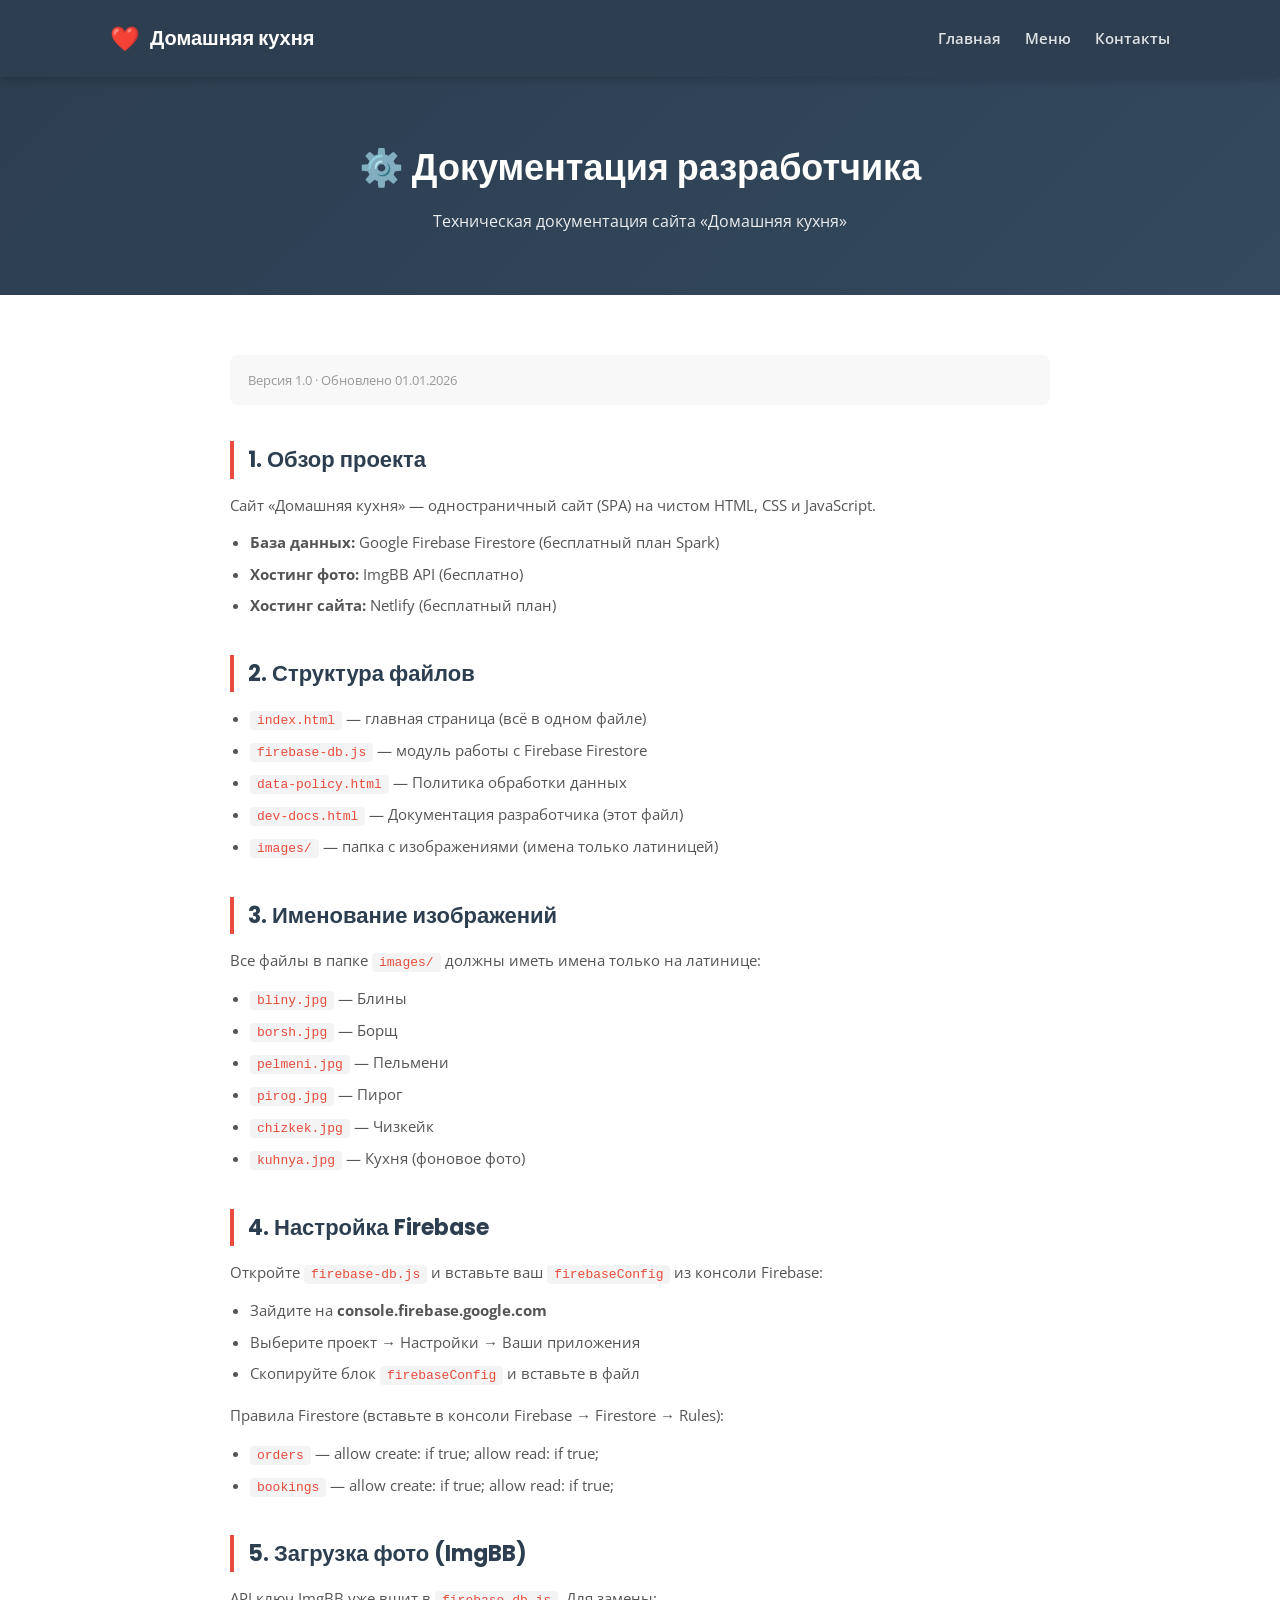
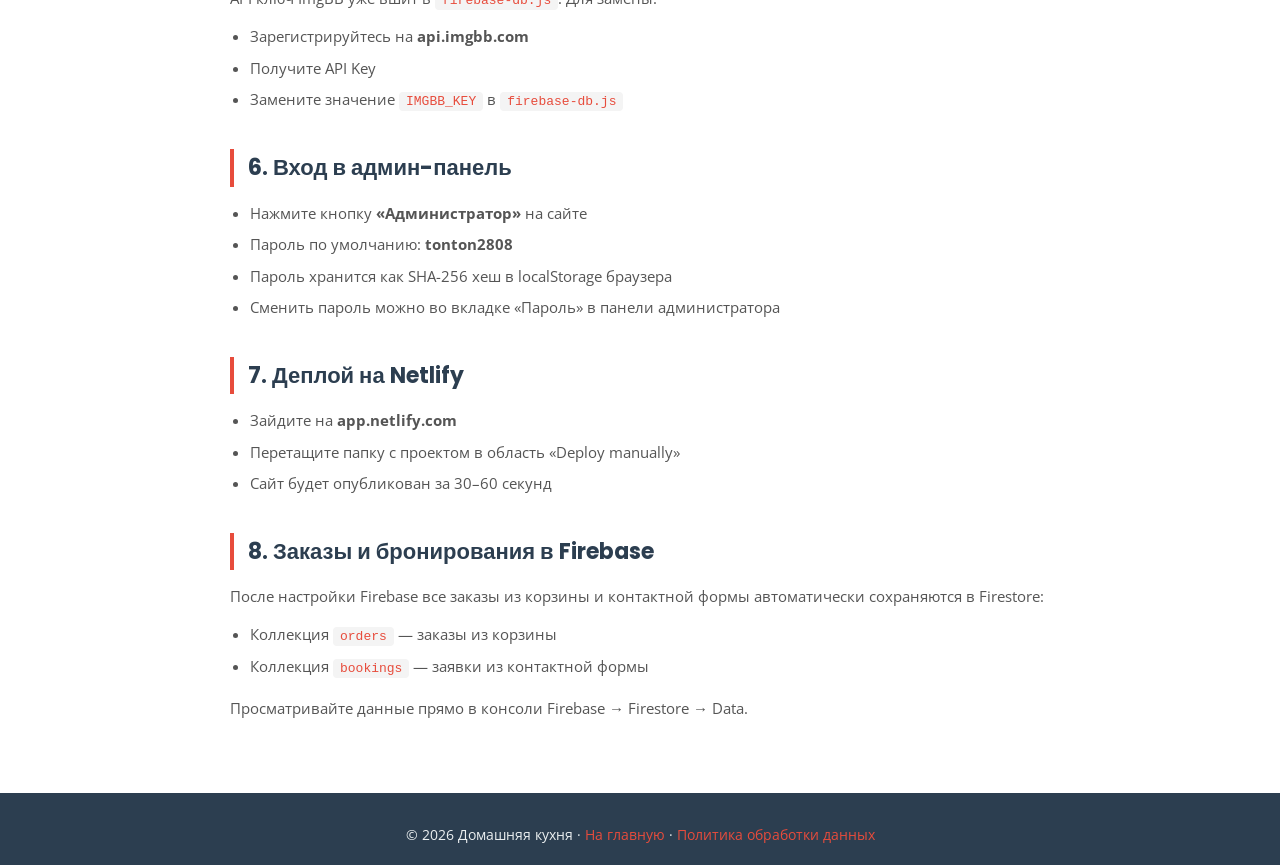
<file: dev-docs.html>
<!DOCTYPE html>
<html lang="ru">
<head>
<meta charset="UTF-8">
<meta name="viewport" content="width=device-width, initial-scale=1.0">
<title>Документация разработчика — Домашняя кухня</title>
<link rel="preconnect" href="https://fonts.googleapis.com">
<link href="https://fonts.googleapis.com/css2?family=Poppins:wght@400;600;700&family=Open+Sans:wght@400;600&display=swap" rel="stylesheet">
<style>
*{margin:0;padding:0;box-sizing:border-box}
body{font-family:'Open Sans',sans-serif;color:#2c3e50;background:#fff;line-height:1.7}
.header{background:#2c3e50;color:#fff;padding:18px 0;position:sticky;top:0;z-index:100;box-shadow:0 2px 10px rgba(0,0,0,.2)}
.header .container{display:flex;justify-content:space-between;align-items:center;max-width:1100px;margin:0 auto;padding:0 20px}
.logo{display:flex;align-items:center;gap:10px;text-decoration:none;color:#fff}
.logo span{font-size:24px}
.logo h1{font-family:'Poppins',sans-serif;font-size:20px;font-weight:700}
nav a{color:rgba(255,255,255,.85);text-decoration:none;margin-left:20px;font-size:15px;font-weight:600}
nav a:hover{color:#e74c3c}
.page-hero{background:linear-gradient(135deg,#2c3e50,#34495e);color:#fff;padding:60px 20px;text-align:center}
.page-hero h1{font-family:'Poppins',sans-serif;font-size:36px;font-weight:700;margin-bottom:10px}
.page-hero p{font-size:16px;opacity:.9}
.content{max-width:860px;margin:0 auto;padding:60px 20px}
.content h2{font-family:'Poppins',sans-serif;font-size:22px;color:#2c3e50;margin:36px 0 14px;border-left:4px solid #e74c3c;padding-left:14px}
.content h2:first-child{margin-top:0}
.content p{color:#555;margin-bottom:12px;font-size:15px}
.content ul{margin:10px 0 16px 20px;color:#555;font-size:15px}
.content ul li{margin-bottom:6px}
code{background:#f4f4f4;padding:2px 7px;border-radius:4px;font-size:13px;color:#e74c3c;font-family:monospace}
.meta{color:#999;font-size:13px;background:#f8f8f8;padding:14px 18px;border-radius:8px;margin-bottom:30px}
.badge{display:inline-block;background:#e74c3c;color:#fff;padding:3px 10px;border-radius:12px;font-size:12px;font-weight:600;margin-left:6px}
footer{background:#2c3e50;color:#ecf0f1;padding:30px 20px;text-align:center;font-size:14px}
footer a{color:#e74c3c;text-decoration:none}
</style>
</head>
<body>
<header class="header">
  <div class="container">
    <a href="index.html" class="logo"><span>❤️</span><h1>Домашняя кухня</h1></a>
    <nav>
      <a href="index.html">Главная</a>
      <a href="index.html#menu">Меню</a>
      <a href="index.html#contact">Контакты</a>
    </nav>
  </div>
</header>

<section class="page-hero">
  <h1>⚙️ Документация разработчика</h1>
  <p>Техническая документация сайта «Домашняя кухня»</p>
</section>

<div class="content">
  <div class="meta">Версия 1.0 · Обновлено 01.01.2026</div>

  <h2>1. Обзор проекта</h2>
  <p>Сайт «Домашняя кухня» — одностраничный сайт (SPA) на чистом HTML, CSS и JavaScript.</p>
  <ul>
    <li><strong>База данных:</strong> Google Firebase Firestore (бесплатный план Spark)</li>
    <li><strong>Хостинг фото:</strong> ImgBB API (бесплатно)</li>
    <li><strong>Хостинг сайта:</strong> Netlify (бесплатный план)</li>
  </ul>

  <h2>2. Структура файлов</h2>
  <ul>
    <li><code>index.html</code> — главная страница (всё в одном файле)</li>
    <li><code>firebase-db.js</code> — модуль работы с Firebase Firestore</li>
    <li><code>data-policy.html</code> — Политика обработки данных</li>
    <li><code>dev-docs.html</code> — Документация разработчика (этот файл)</li>
    <li><code>images/</code> — папка с изображениями (имена только латиницей)</li>
  </ul>

  <h2>3. Именование изображений</h2>
  <p>Все файлы в папке <code>images/</code> должны иметь имена только на латинице:</p>
  <ul>
    <li><code>bliny.jpg</code> — Блины</li>
    <li><code>borsh.jpg</code> — Борщ</li>
    <li><code>pelmeni.jpg</code> — Пельмени</li>
    <li><code>pirog.jpg</code> — Пирог</li>
    <li><code>chizkek.jpg</code> — Чизкейк</li>
    <li><code>kuhnya.jpg</code> — Кухня (фоновое фото)</li>
  </ul>

  <h2>4. Настройка Firebase</h2>
  <p>Откройте <code>firebase-db.js</code> и вставьте ваш <code>firebaseConfig</code> из консоли Firebase:</p>
  <ul>
    <li>Зайдите на <strong>console.firebase.google.com</strong></li>
    <li>Выберите проект → Настройки → Ваши приложения</li>
    <li>Скопируйте блок <code>firebaseConfig</code> и вставьте в файл</li>
  </ul>
  <p>Правила Firestore (вставьте в консоли Firebase → Firestore → Rules):</p>
  <ul>
    <li><code>orders</code> — allow create: if true; allow read: if true;</li>
    <li><code>bookings</code> — allow create: if true; allow read: if true;</li>
  </ul>

  <h2>5. Загрузка фото (ImgBB)</h2>
  <p>API ключ ImgBB уже вшит в <code>firebase-db.js</code>. Для замены:</p>
  <ul>
    <li>Зарегистрируйтесь на <strong>api.imgbb.com</strong></li>
    <li>Получите API Key</li>
    <li>Замените значение <code>IMGBB_KEY</code> в <code>firebase-db.js</code></li>
  </ul>

  <h2>6. Вход в админ-панель</h2>
  <ul>
    <li>Нажмите кнопку <strong>«Администратор»</strong> на сайте</li>
    <li>Пароль по умолчанию: <strong>tonton2808</strong></li>
    <li>Пароль хранится как SHA-256 хеш в localStorage браузера</li>
    <li>Сменить пароль можно во вкладке «Пароль» в панели администратора</li>
  </ul>

  <h2>7. Деплой на Netlify</h2>
  <ul>
    <li>Зайдите на <strong>app.netlify.com</strong></li>
    <li>Перетащите папку с проектом в область «Deploy manually»</li>
    <li>Сайт будет опубликован за 30–60 секунд</li>
  </ul>

  <h2>8. Заказы и бронирования в Firebase</h2>
  <p>После настройки Firebase все заказы из корзины и контактной формы автоматически сохраняются в Firestore:</p>
  <ul>
    <li>Коллекция <code>orders</code> — заказы из корзины</li>
    <li>Коллекция <code>bookings</code> — заявки из контактной формы</li>
  </ul>
  <p>Просматривайте данные прямо в консоли Firebase → Firestore → Data.</p>
</div>

<footer>
  <p>© 2026 Домашняя кухня · <a href="index.html">На главную</a> · <a href="data-policy.html">Политика обработки данных</a></p>
</footer>
</body>
</html>
</file>
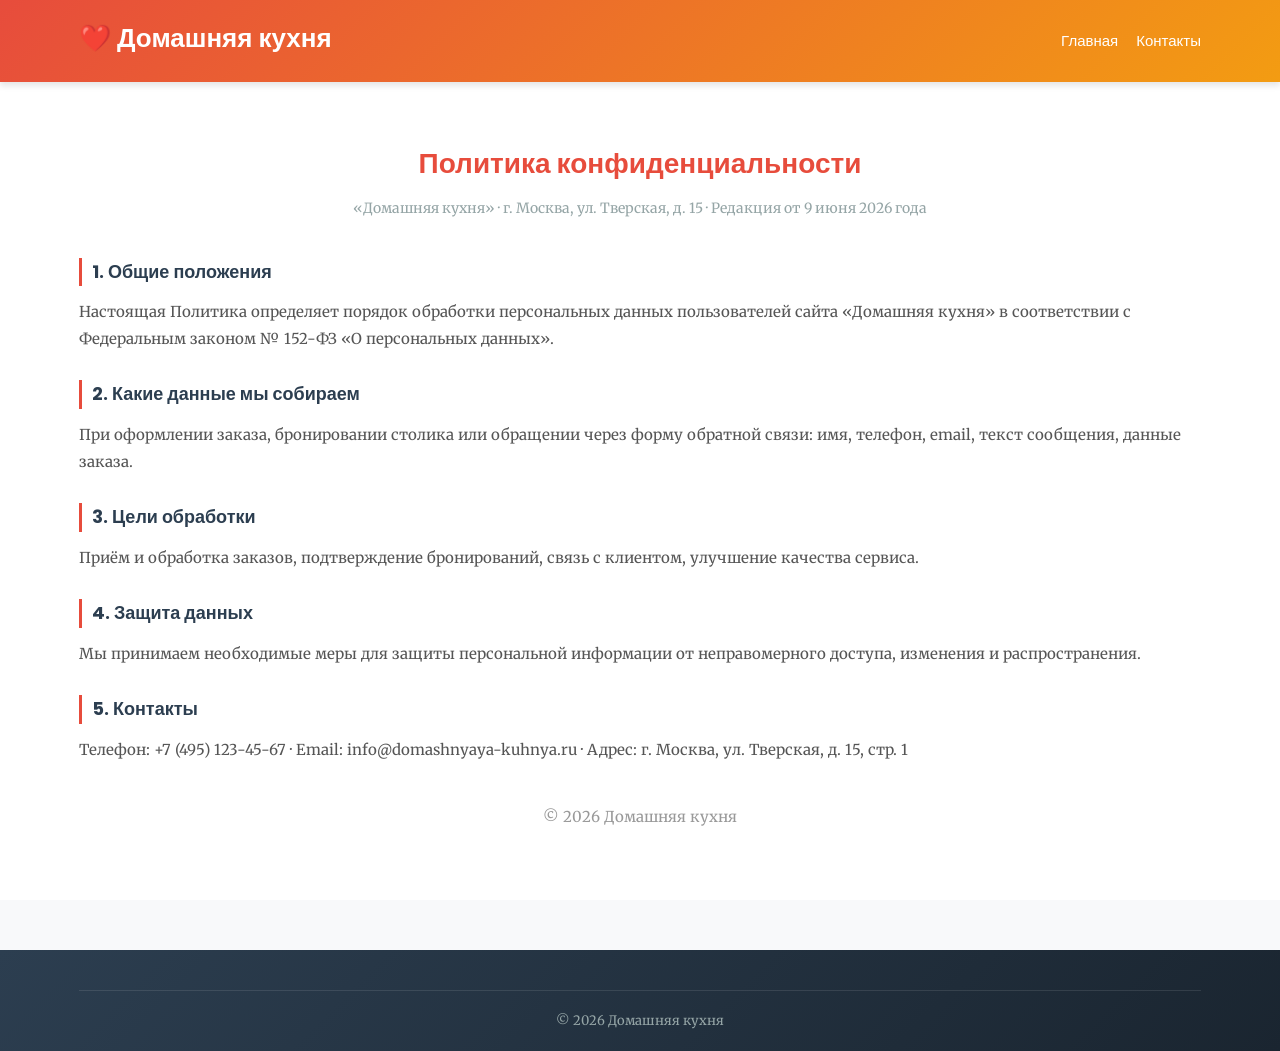
<file: privacy.html>
<!DOCTYPE html>
<html lang="ru">
<head>
<meta charset="UTF-8">
<meta name="viewport" content="width=device-width, initial-scale=1.0">
<title>Политика конфиденциальности — Домашняя кухня</title>
<link rel="stylesheet" href="style.css">
</head>
<body>
<header>
<div class="container">
<div class="logo"><h1>❤️ Домашняя кухня</h1></div>
<nav><ul>
<li><a href="index.html">Главная</a></li>
<li><a href="contacts.html">Контакты</a></li>
</ul></nav>
</div>
</header>
<section class="legal-content">
<div class="container">
<h1>Политика конфиденциальности</h1>
<p class="meta">«Домашняя кухня» · г. Москва, ул. Тверская, д. 15 · Редакция от 9 июня 2026 года</p>
<h2>1. Общие положения</h2>
<p>Настоящая Политика определяет порядок обработки персональных данных пользователей сайта «Домашняя кухня» в соответствии с Федеральным законом № 152-ФЗ «О персональных данных».</p>
<h2>2. Какие данные мы собираем</h2>
<p>При оформлении заказа, бронировании столика или обращении через форму обратной связи: имя, телефон, email, текст сообщения, данные заказа.</p>
<h2>3. Цели обработки</h2>
<p>Приём и обработка заказов, подтверждение бронирований, связь с клиентом, улучшение качества сервиса.</p>
<h2>4. Защита данных</h2>
<p>Мы принимаем необходимые меры для защиты персональной информации от неправомерного доступа, изменения и распространения.</p>
<h2>5. Контакты</h2>
<p>Телефон: +7 (495) 123-45-67 · Email: info@domashnyaya-kuhnya.ru · Адрес: г. Москва, ул. Тверская, д. 15, стр. 1</p>
<p style="text-align:center;margin-top:40px;color:#999">&copy; 2026 Домашняя кухня</p>
</div>
</section>
<footer><div class="container"><div class="footer-bottom"><p>&copy; 2026 Домашняя кухня</p></div></div></footer>
</body>
</html>
</file>
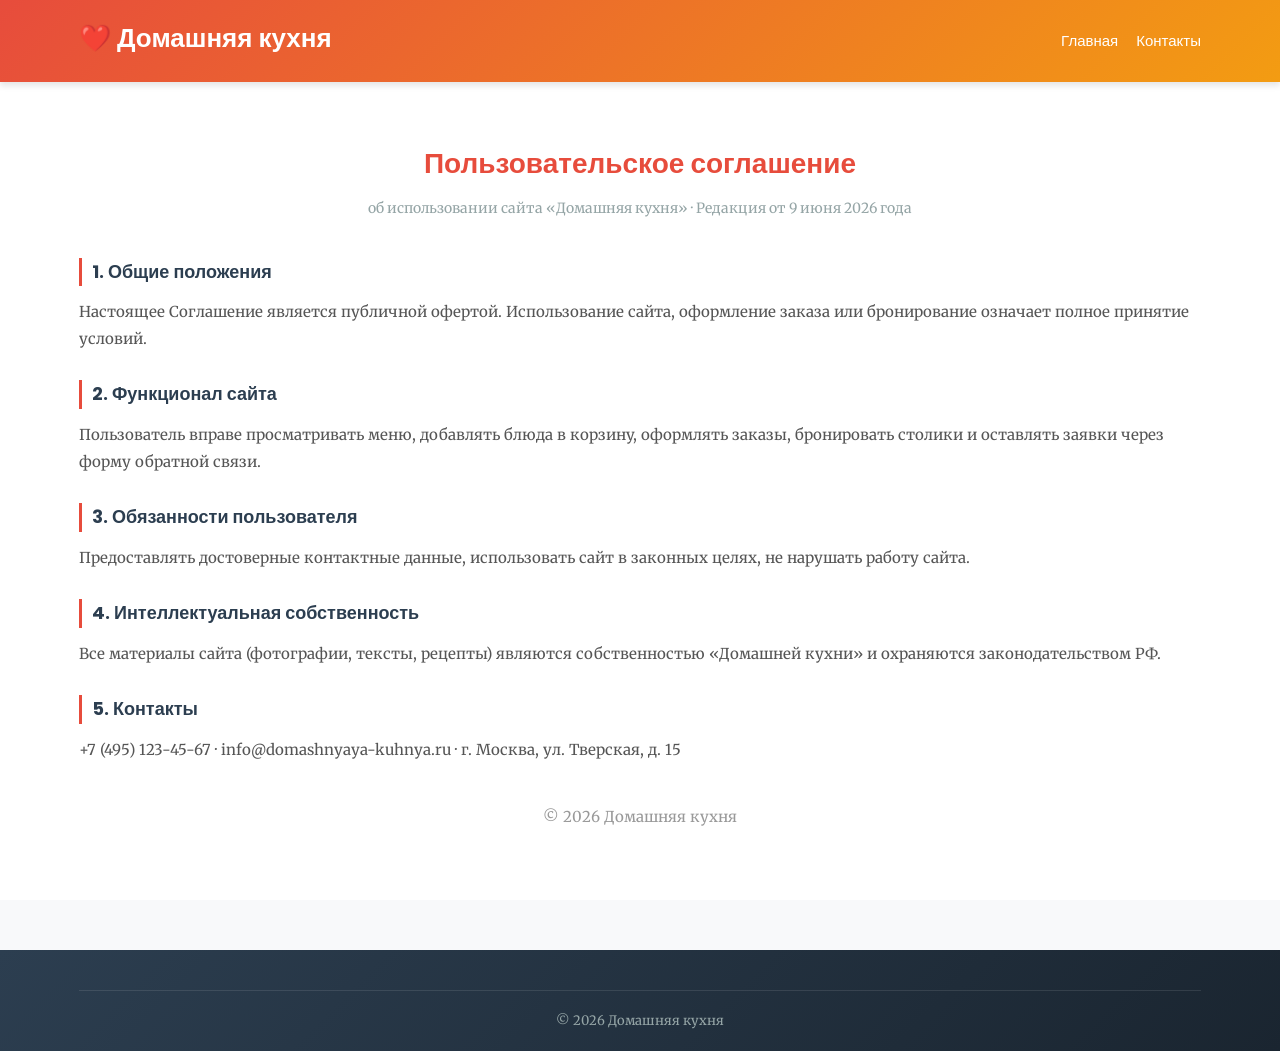
<file: terms.html>
<!DOCTYPE html>
<html lang="ru">
<head>
<meta charset="UTF-8">
<meta name="viewport" content="width=device-width, initial-scale=1.0">
<title>Пользовательское соглашение — Домашняя кухня</title>
<link rel="stylesheet" href="style.css">
</head>
<body>
<header>
<div class="container">
<div class="logo"><h1>❤️ Домашняя кухня</h1></div>
<nav><ul>
<li><a href="index.html">Главная</a></li>
<li><a href="contacts.html">Контакты</a></li>
</ul></nav>
</div>
</header>
<section class="legal-content">
<div class="container">
<h1>Пользовательское соглашение</h1>
<p class="meta">об использовании сайта «Домашняя кухня» · Редакция от 9 июня 2026 года</p>
<h2>1. Общие положения</h2>
<p>Настоящее Соглашение является публичной офертой. Использование сайта, оформление заказа или бронирование означает полное принятие условий.</p>
<h2>2. Функционал сайта</h2>
<p>Пользователь вправе просматривать меню, добавлять блюда в корзину, оформлять заказы, бронировать столики и оставлять заявки через форму обратной связи.</p>
<h2>3. Обязанности пользователя</h2>
<p>Предоставлять достоверные контактные данные, использовать сайт в законных целях, не нарушать работу сайта.</p>
<h2>4. Интеллектуальная собственность</h2>
<p>Все материалы сайта (фотографии, тексты, рецепты) являются собственностью «Домашней кухни» и охраняются законодательством РФ.</p>
<h2>5. Контакты</h2>
<p>+7 (495) 123-45-67 · info@domashnyaya-kuhnya.ru · г. Москва, ул. Тверская, д. 15</p>
<p style="text-align:center;margin-top:40px;color:#999">&copy; 2026 Домашняя кухня</p>
</div>
</section>
<footer><div class="container"><div class="footer-bottom"><p>&copy; 2026 Домашняя кухня</p></div></div></footer>
</body>
</html>
</file>
<file: style.css>
@import url('https://fonts.googleapis.com/css2?family=Dancing+Script:wght@400;700&family=Merriweather:wght@300;400;700&family=Poppins:wght@300;400;500;600;700&display=swap');

:root {
  --primary: #e74c3c;
  --primary-dark: #c0392b;
  --secondary: #f39c12;
  --secondary-dark: #e67e22;
  --dark: #2c3e50;
  --light: #f8f9fa;
  --gray: #95a5a6;
  --white: #ffffff;
  --shadow: 0 4px 6px rgba(0,0,0,0.1);
  --gradient: linear-gradient(135deg, var(--primary) 0%, var(--secondary) 100%);
}

* { margin: 0; padding: 0; box-sizing: border-box; }
body { font-family: 'Merriweather', serif; line-height: 1.6; color: var(--dark); background: var(--light); }
h1, h2, h3, h4 { font-family: 'Poppins', sans-serif; font-weight: 700; }
.container { width: 90%; max-width: 1200px; margin: 0 auto; padding: 0 15px; }
img { max-width: 100%; height: auto; display: block; }

header {
  background: var(--gradient);
  color: white;
  padding: 18px 0;
  box-shadow: var(--shadow);
  position: sticky;
  top: 0;
  z-index: 100;
}
header .container { display: flex; justify-content: space-between; align-items: center; flex-wrap: wrap; gap: 12px; }
.logo h1 { font-size: 26px; margin-bottom: 4px; font-family: 'Poppins', sans-serif; }
.logo p { font-size: 13px; opacity: 0.9; font-family: 'Merriweather', serif; }
nav ul { display: flex; list-style: none; gap: 18px; flex-wrap: wrap; }
nav a { color: white; text-decoration: none; font-weight: 500; font-size: 15px; font-family: 'Poppins', sans-serif; transition: opacity 0.3s; }
nav a:hover, nav a.active { opacity: 0.85; border-bottom: 2px solid rgba(255,255,255,0.8); padding-bottom: 2px; }
.header-right { display: flex; align-items: center; gap: 14px; flex-wrap: wrap; }
.contact-info { text-align: right; }
.contact-info p { margin: 2px 0; font-size: 12px; font-family: 'Poppins', sans-serif; }

.cart-btn-header, .cart-nav {
  position: relative;
  background: rgba(255,255,255,0.2);
  border: 2px solid rgba(255,255,255,0.5);
  color: white;
  border-radius: 25px;
  padding: 8px 18px;
  cursor: pointer;
  font-size: 14px;
  font-weight: 600;
  text-decoration: none;
  display: inline-flex;
  align-items: center;
  gap: 8px;
  font-family: 'Poppins', sans-serif;
  transition: background 0.3s;
}
.cart-btn-header:hover, .cart-nav:hover { background: rgba(255,255,255,0.35); }
.cart-badge {
  background: var(--primary-dark);
  color: white;
  border-radius: 50%;
  min-width: 22px;
  height: 22px;
  display: none;
  align-items: center;
  justify-content: center;
  font-size: 11px;
  font-weight: 700;
}

.admin-header-btn {
  display: inline-flex;
  align-items: center;
  gap: 6px;
  background: rgba(255,255,255,0.15);
  color: white;
  text-decoration: none;
  padding: 8px 16px;
  border-radius: 20px;
  font-size: 14px;
  font-weight: 600;
  border: 1px solid rgba(255,255,255,0.35);
  font-family: 'Poppins', sans-serif;
  transition: all 0.2s;
  white-space: nowrap;
}
.admin-header-btn:hover { background: rgba(255,255,255,0.28); }

.btn {
  display: inline-block;
  background: white;
  color: var(--primary);
  padding: 12px 30px;
  border-radius: 50px;
  text-decoration: none;
  font-weight: 600;
  transition: transform 0.3s, box-shadow 0.3s;
  border: 2px solid white;
  margin: 10px 5px;
  cursor: pointer;
  font-size: 15px;
  font-family: 'Poppins', sans-serif;
}
.btn:hover { transform: translateY(-2px); box-shadow: 0 5px 15px rgba(0,0,0,0.2); }
.btn-primary { background: var(--gradient); color: white; border-color: transparent; }
.btn-danger { background: #ff6b6b; color: white; border-color: transparent; }

.hero, .page-header {
  background: var(--gradient);
  color: white;
  padding: 80px 0;
  text-align: center;
}
.page-header { padding: 60px 0; }
.hero h1, .page-header h1 { font-size: 42px; margin-bottom: 16px; }
.hero h1.script { font-family: 'Dancing Script', cursive; font-size: 52px; }
.hero p, .page-header p { font-size: 18px; opacity: 0.95; margin-bottom: 20px; }

section { padding: 60px 0; }
.section-title { font-size: 32px; text-align: center; margin-bottom: 40px; color: var(--dark); font-family: 'Poppins', sans-serif; position: relative; }
.section-title::after {
  content: '';
  display: block;
  width: 80px;
  height: 3px;
  background: var(--secondary);
  margin: 12px auto 0;
  border-radius: 3px;
}

.promotions { background: white; }
.promotions-grid { display: grid; grid-template-columns: repeat(auto-fit, minmax(280px, 1fr)); gap: 30px; }
.promotion-card {
  background: var(--light);
  padding: 30px;
  border-radius: 15px;
  text-align: center;
  box-shadow: var(--shadow);
  transition: transform 0.3s;
}
.promotion-card:hover { transform: translateY(-8px); background: white; }
.promo-icon { font-size: 48px; margin-bottom: 16px; }
.promotion-card h3 { font-size: 22px; margin-bottom: 12px; }
.promotion-card p { color: #666; font-family: 'Merriweather', serif; font-size: 15px; }
.promo-badge { display: inline-block; background: var(--primary); color: white; padding: 5px 15px; border-radius: 20px; font-weight: 600; margin-top: 12px; font-family: 'Poppins', sans-serif; font-size: 14px; }

.dishes-grid { display: grid; grid-template-columns: repeat(auto-fit, minmax(280px, 1fr)); gap: 30px; margin-top: 30px; }
.dish-card { background: white; border-radius: 15px; overflow: hidden; box-shadow: var(--shadow); transition: transform 0.3s; }
.dish-card:hover { transform: translateY(-5px); }
.dish-image { height: 200px; width: 100%; object-fit: cover; }
.dish-info { padding: 20px; }
.dish-info h3 { font-size: 20px; margin-bottom: 8px; }
.dish-info p { color: #666; margin-bottom: 12px; font-size: 14px; }
.dish-price { font-size: 22px; font-weight: 700; color: var(--primary); font-family: 'Poppins', sans-serif; }
.dish-actions { display: flex; justify-content: space-between; align-items: center; margin-top: 12px; }
.add-to-cart-btn {
  background: var(--gradient);
  color: white;
  border: none;
  padding: 8px 18px;
  border-radius: 25px;
  cursor: pointer;
  font-size: 13px;
  font-weight: 600;
  font-family: 'Poppins', sans-serif;
  transition: opacity 0.3s;
}
.add-to-cart-btn:hover { opacity: 0.9; }

.menu-section { background: white; padding: 50px 0; margin-bottom: 20px; }
.menu-category { font-size: 28px; text-align: center; margin-bottom: 30px; color: var(--dark); }
.menu-items { display: grid; grid-template-columns: repeat(auto-fit, minmax(340px, 1fr)); gap: 24px; }
.menu-item {
  display: flex;
  gap: 16px;
  padding: 18px;
  border-radius: 12px;
  background: var(--light);
  align-items: flex-start;
  transition: background 0.2s;
}
.menu-item:hover { background: #eee; }
.menu-item-image, .menu-item-img-wrap {
  width: 120px;
  height: 120px;
  object-fit: cover;
  border-radius: 10px;
  flex-shrink: 0;
  overflow: hidden;
  background: var(--gradient);
  display: flex;
  align-items: center;
  justify-content: center;
  color: white;
  font-size: 36px;
}
.menu-item-info { flex: 1; }
.menu-item-info h3 { font-size: 18px; margin-bottom: 6px; }
.menu-item-info p { color: #666; margin-bottom: 10px; font-size: 14px; }
.menu-item-bottom, .menu-item-price-row { display: flex; justify-content: space-between; align-items: center; }
.menu-item-price { font-size: 20px; font-weight: 700; color: var(--primary); font-family: 'Poppins', sans-serif; }

.reviews { background: white; }
.reviews-grid { display: grid; grid-template-columns: repeat(auto-fit, minmax(300px, 1fr)); gap: 24px; }
.review-card { background: var(--light); padding: 25px; border-radius: 15px; border-left: 4px solid var(--primary); }
.review-rating { color: var(--secondary); font-size: 18px; margin-bottom: 10px; }
.review-text { font-style: italic; margin-bottom: 12px; font-size: 15px; }
.review-author { color: #666; font-weight: 600; font-family: 'Poppins', sans-serif; font-size: 14px; }

.about-section { background: white; padding: 60px 0; }
.about-content { display: grid; grid-template-columns: 1fr 1fr; gap: 40px; align-items: center; margin-top: 30px; }
.about-text p { margin-bottom: 16px; line-height: 1.8; }
.about-image { width: 100%; height: 380px; object-fit: cover; border-radius: 15px; box-shadow: var(--shadow); }
.features, .info-grid { display: grid; grid-template-columns: repeat(auto-fit, minmax(240px, 1fr)); gap: 24px; margin-top: 40px; }
.feature-item, .info-item { text-align: center; padding: 28px; background: var(--light); border-radius: 15px; }
.feature-icon, .info-icon { font-size: 44px; margin-bottom: 14px; }
.team { display: grid; grid-template-columns: repeat(auto-fit, minmax(260px, 1fr)); gap: 24px; margin-top: 40px; }
.team-member { text-align: center; padding: 28px; background: var(--light); border-radius: 15px; }
.team-photo { width: 140px; height: 140px; object-fit: cover; border-radius: 50%; margin: 0 auto 16px; }
.team-role { color: var(--primary); font-weight: 600; display: block; margin-bottom: 10px; font-family: 'Poppins', sans-serif; }

.booking-section, .contacts-section, .form-section { background: white; padding: 60px 0; }
.booking-container, .form-container {
  max-width: 800px;
  margin: 0 auto;
  background: var(--light);
  padding: 36px;
  border-radius: 16px;
  box-shadow: var(--shadow);
}
.booking-container h2, .form-container h2 { text-align: center; font-size: 26px; margin-bottom: 28px; }
.form-group { margin-bottom: 18px; }
.form-group label { display: block; margin-bottom: 6px; font-weight: 600; font-family: 'Poppins', sans-serif; font-size: 14px; }
.form-group input, .form-group select, .form-group textarea {
  width: 100%;
  padding: 12px 14px;
  border: 2px solid #ddd;
  border-radius: 10px;
  font-size: 15px;
  font-family: 'Merriweather', serif;
  transition: border-color 0.2s;
}
.form-group input:focus, .form-group select:focus, .form-group textarea:focus {
  outline: none;
  border-color: var(--primary);
  box-shadow: 0 0 0 3px rgba(231,76,60,0.1);
}
.form-row { display: grid; grid-template-columns: 1fr 1fr; gap: 18px; }
.checkbox-group { display: flex; align-items: flex-start; gap: 10px; margin: 14px 0; }
.checkbox-group input { width: auto; margin-top: 4px; }
.checkbox-group label { font-weight: 400; cursor: pointer; font-size: 14px; }
.error-message { color: var(--primary); font-size: 13px; margin-top: 4px; display: none; }
.error { border-color: var(--primary) !important; }

.contacts-grid { display: grid; grid-template-columns: repeat(auto-fit, minmax(260px, 1fr)); gap: 24px; margin-top: 30px; }
.contact-card { background: var(--light); padding: 28px; border-radius: 15px; text-align: center; }
.contact-icon { font-size: 44px; margin-bottom: 14px; }
.map-section { background: var(--light); padding: 50px 0; text-align: center; }
.map-iframe { width: 100%; max-width: 800px; height: 400px; border: none; border-radius: 15px; margin: 20px auto; display: block; }

/* Cart page */
.cart-section { padding: 50px 0; }
.cart-wrap { display: grid; grid-template-columns: 1fr 380px; gap: 28px; align-items: start; }
.card { background: white; border-radius: 16px; padding: 26px; box-shadow: var(--shadow); margin-bottom: 18px; }
.card-title { font-size: 18px; margin-bottom: 18px; padding-bottom: 12px; border-bottom: 2px solid var(--light); font-family: 'Poppins', sans-serif; }
.cart-item { display: flex; gap: 14px; padding: 14px 0; border-bottom: 1px solid #eee; align-items: center; }
.ci-img { width: 72px; height: 72px; border-radius: 10px; overflow: hidden; flex-shrink: 0; background: var(--light); display: flex; align-items: center; justify-content: center; font-size: 28px; }
.ci-img img { width: 100%; height: 100%; object-fit: cover; }
.ci-info { flex: 1; min-width: 0; }
.ci-name { font-weight: 700; font-size: 15px; font-family: 'Poppins', sans-serif; }
.ci-price { color: var(--primary); font-size: 13px; font-weight: 600; }
.qty-wrap { display: flex; align-items: center; gap: 8px; margin-top: 6px; }
.qty-btn { width: 30px; height: 30px; border-radius: 50%; border: 2px solid var(--primary); background: white; color: var(--primary); font-weight: 700; cursor: pointer; display: flex; align-items: center; justify-content: center; }
.qty-btn:hover { background: var(--primary); color: white; }
.empty-cart { text-align: center; padding: 50px 20px; color: #999; }
.go-menu { display: inline-block; margin-top: 14px; background: var(--gradient); color: white; padding: 12px 28px; border-radius: 25px; text-decoration: none; font-weight: 600; font-family: 'Poppins', sans-serif; }
.sum-row { display: flex; justify-content: space-between; padding: 8px 0; font-size: 14px; color: #555; }
.sum-total { display: flex; justify-content: space-between; padding: 14px 0 0; font-size: 20px; font-weight: 700; border-top: 2px solid #eee; margin-top: 8px; font-family: 'Poppins', sans-serif; }
.sum-total span:last-child { color: var(--primary); }
.payment-grid { display: grid; grid-template-columns: 1fr 1fr; gap: 10px; margin-bottom: 14px; }
.pay-option { border: 2px solid #e0e0e0; border-radius: 10px; padding: 12px; cursor: pointer; text-align: center; transition: 0.2s; }
.pay-option.selected { border-color: var(--primary); background: rgba(231,76,60,0.08); }
.pay-option input { display: none; }
.form-label { font-size: 13px; font-weight: 600; font-family: 'Poppins', sans-serif; margin-bottom: 5px; display: block; }
.form-input { width: 100%; padding: 11px 14px; border: 2px solid #e0e0e0; border-radius: 8px; font-size: 14px; margin-bottom: 12px; font-family: 'Merriweather', serif; }
.form-input:focus { outline: none; border-color: var(--primary); }
.btn-order { width: 100%; padding: 14px; background: var(--gradient); color: white; border: none; border-radius: 12px; font-size: 16px; font-weight: 700; cursor: pointer; font-family: 'Poppins', sans-serif; }
.btn-order:disabled { opacity: 0.55; cursor: not-allowed; }
.success-box { text-align: center; padding: 30px 20px; display: none; }
.success-box h3 { color: #27ae60; font-size: 22px; margin-bottom: 10px; }

footer { background: linear-gradient(135deg, var(--dark) 0%, #1a2530 100%); color: white; padding: 40px 0 20px; margin-top: 50px; }
.footer-grid { display: grid; grid-template-columns: repeat(auto-fit, minmax(200px, 1fr)); gap: 32px; margin-bottom: 28px; }
.footer-col h3 { font-size: 18px; margin-bottom: 16px; font-family: 'Poppins', sans-serif; }
.footer-col p, .footer-col ul li a { color: #bdc3c7; text-decoration: none; font-size: 14px; }
.footer-col ul { list-style: none; }
.footer-col ul li { margin-bottom: 8px; }
.footer-col ul li a:hover { color: var(--primary); }
.footer-bottom { text-align: center; padding-top: 20px; border-top: 1px solid rgba(255,255,255,0.1); color: #95a5a6; font-size: 13px; }

.legal-content { background: white; padding: 60px 0; }
.legal-content h1 { font-size: 28px; margin-bottom: 10px; color: var(--primary); text-align: center; }
.legal-content .meta { text-align: center; color: var(--gray); font-size: 14px; margin-bottom: 36px; }
.legal-content h2 { font-size: 18px; margin: 28px 0 12px; border-left: 3px solid var(--primary); padding-left: 10px; }
.legal-content p { color: #555; margin-bottom: 10px; font-size: 15px; line-height: 1.8; }

@media (max-width: 800px) {
  .cart-wrap, .about-content, .form-row { grid-template-columns: 1fr; }
  .hero h1, .page-header h1 { font-size: 30px; }
  .hero h1.script { font-size: 38px; }
  .contact-info { display: none; }
  .menu-items { grid-template-columns: 1fr; }
}
</file>
